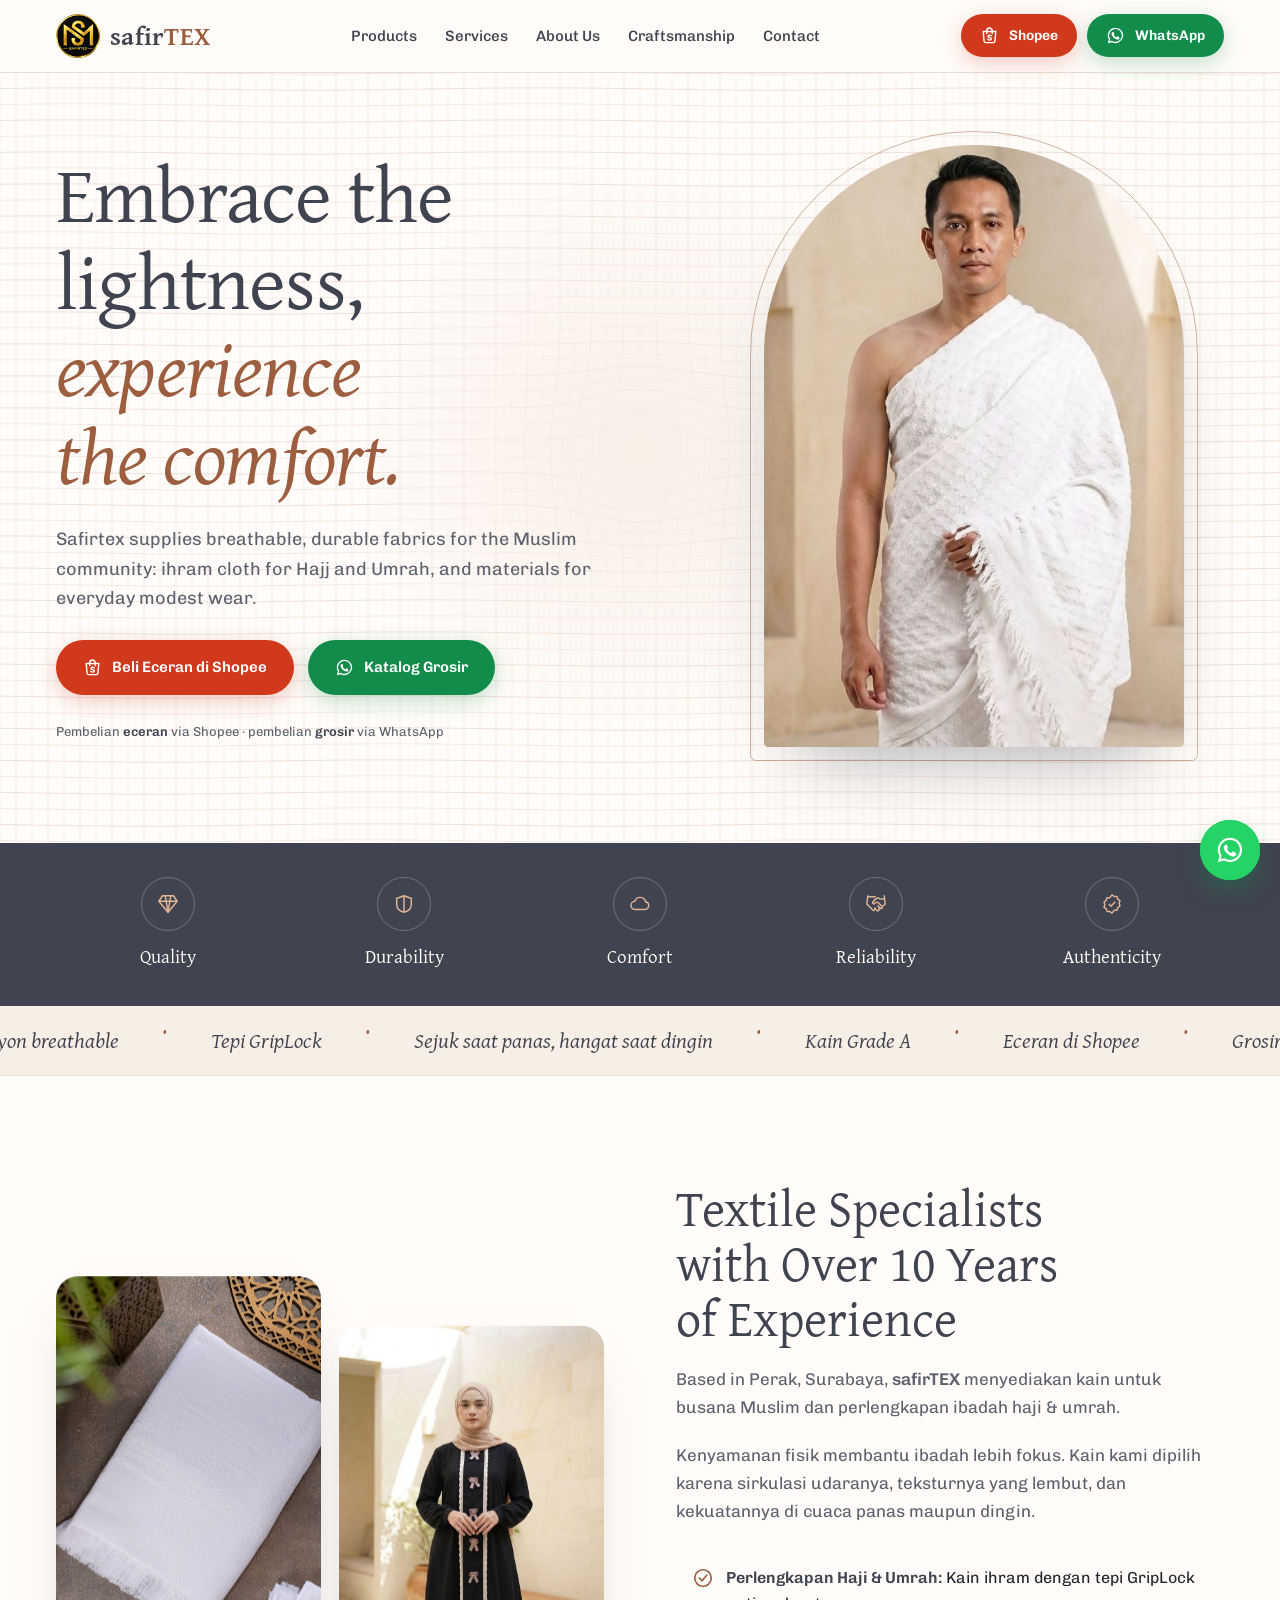
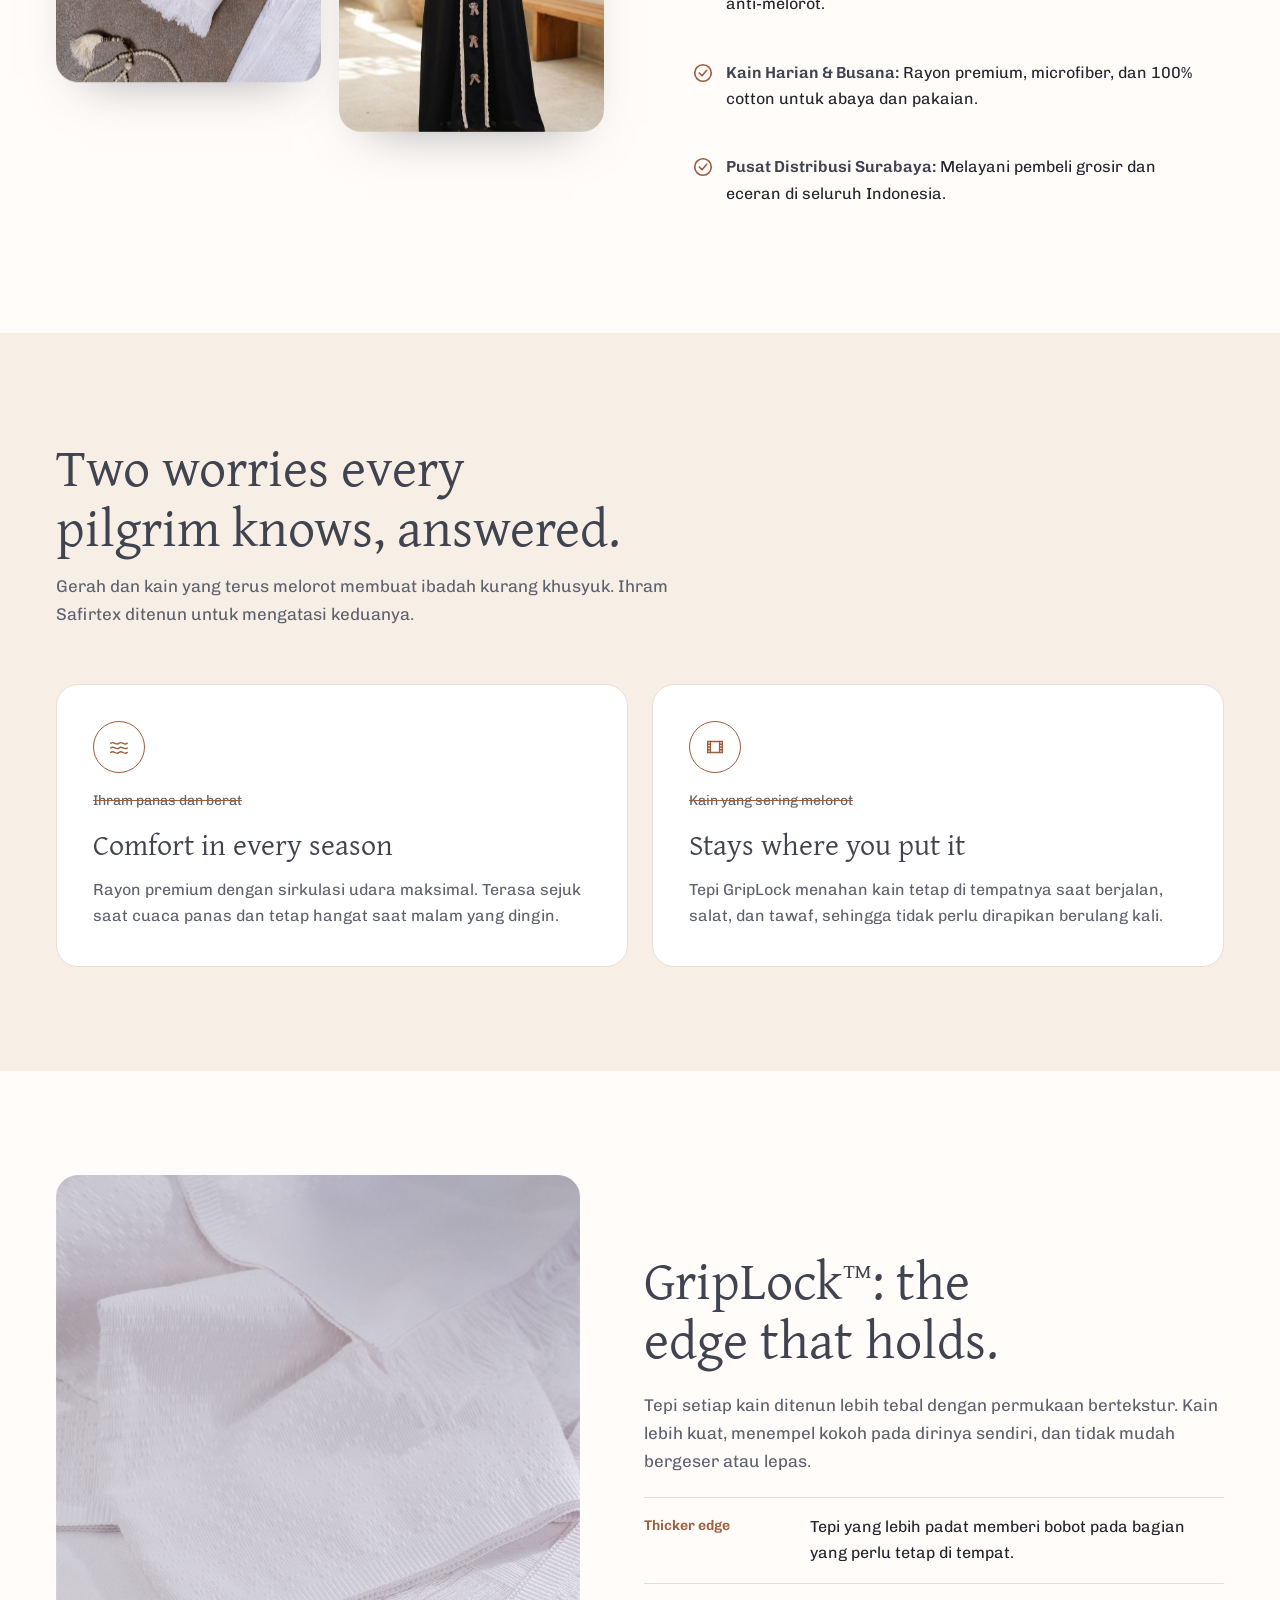
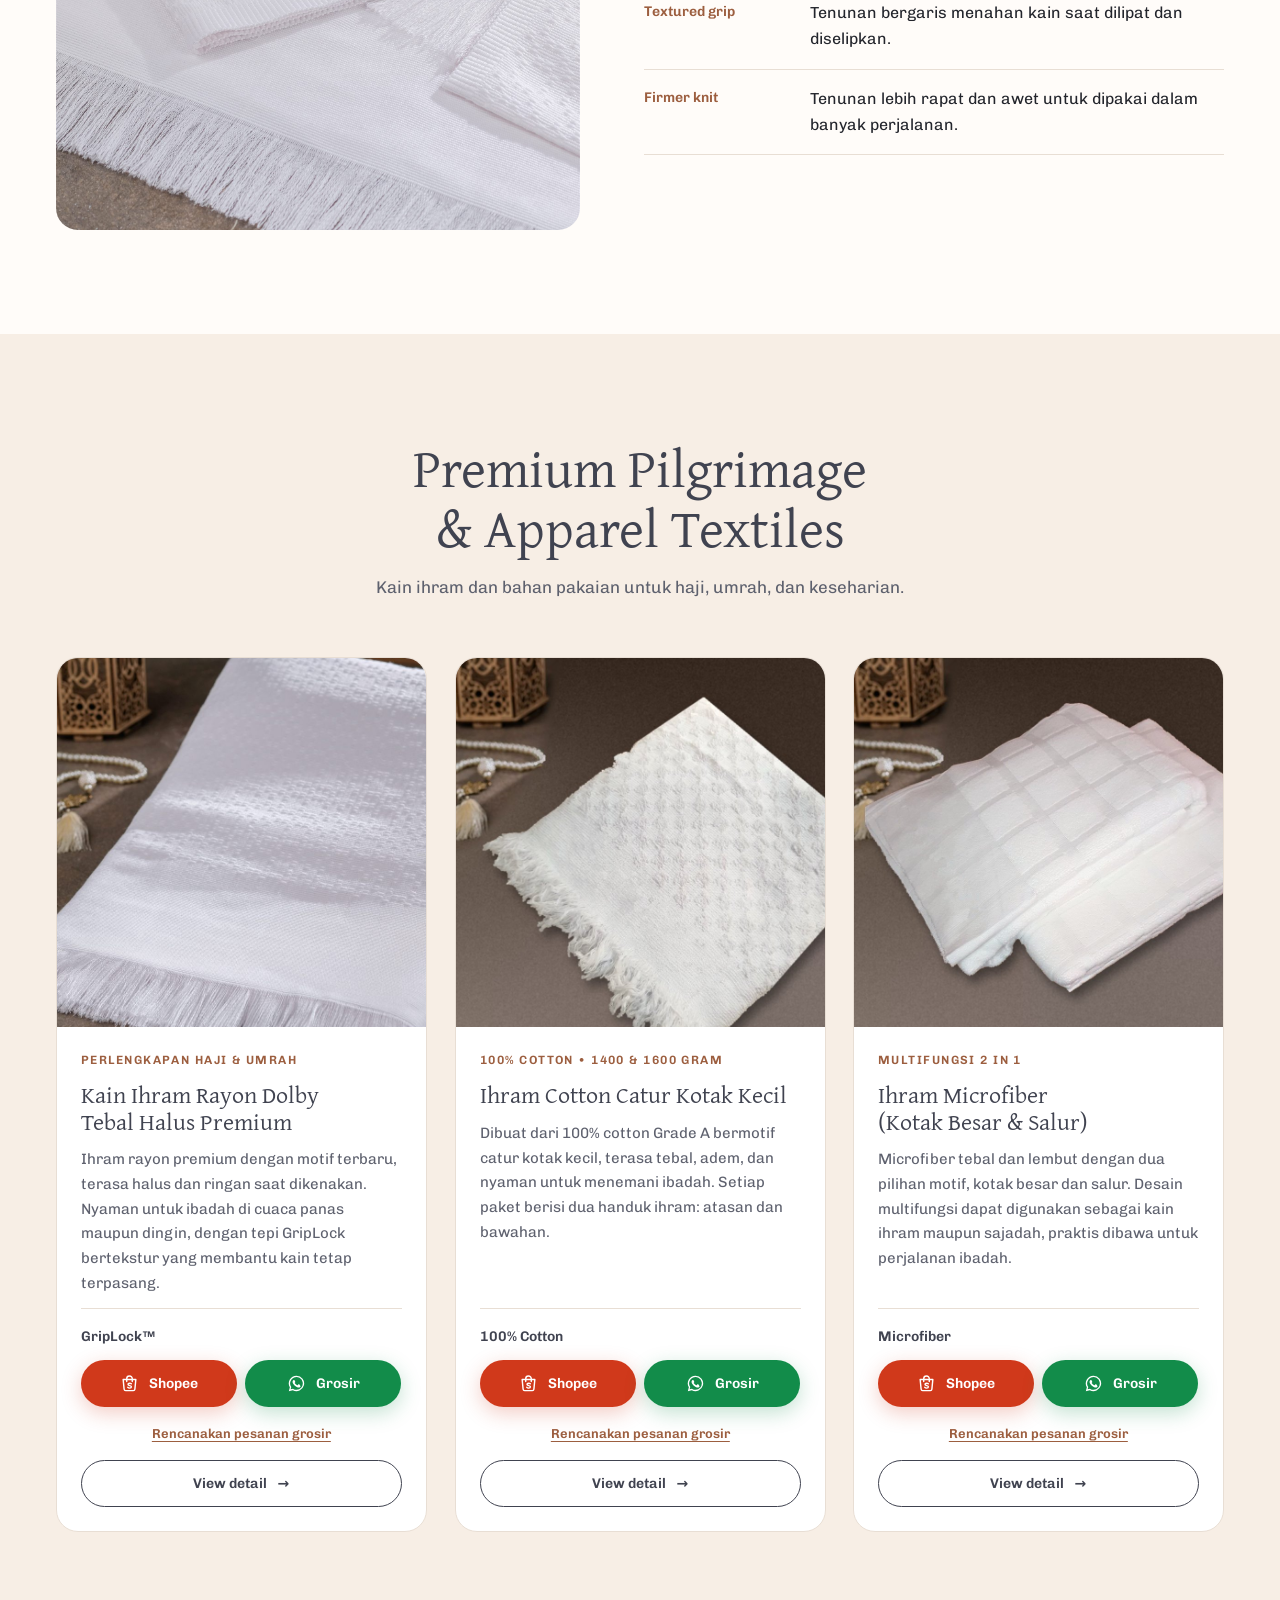
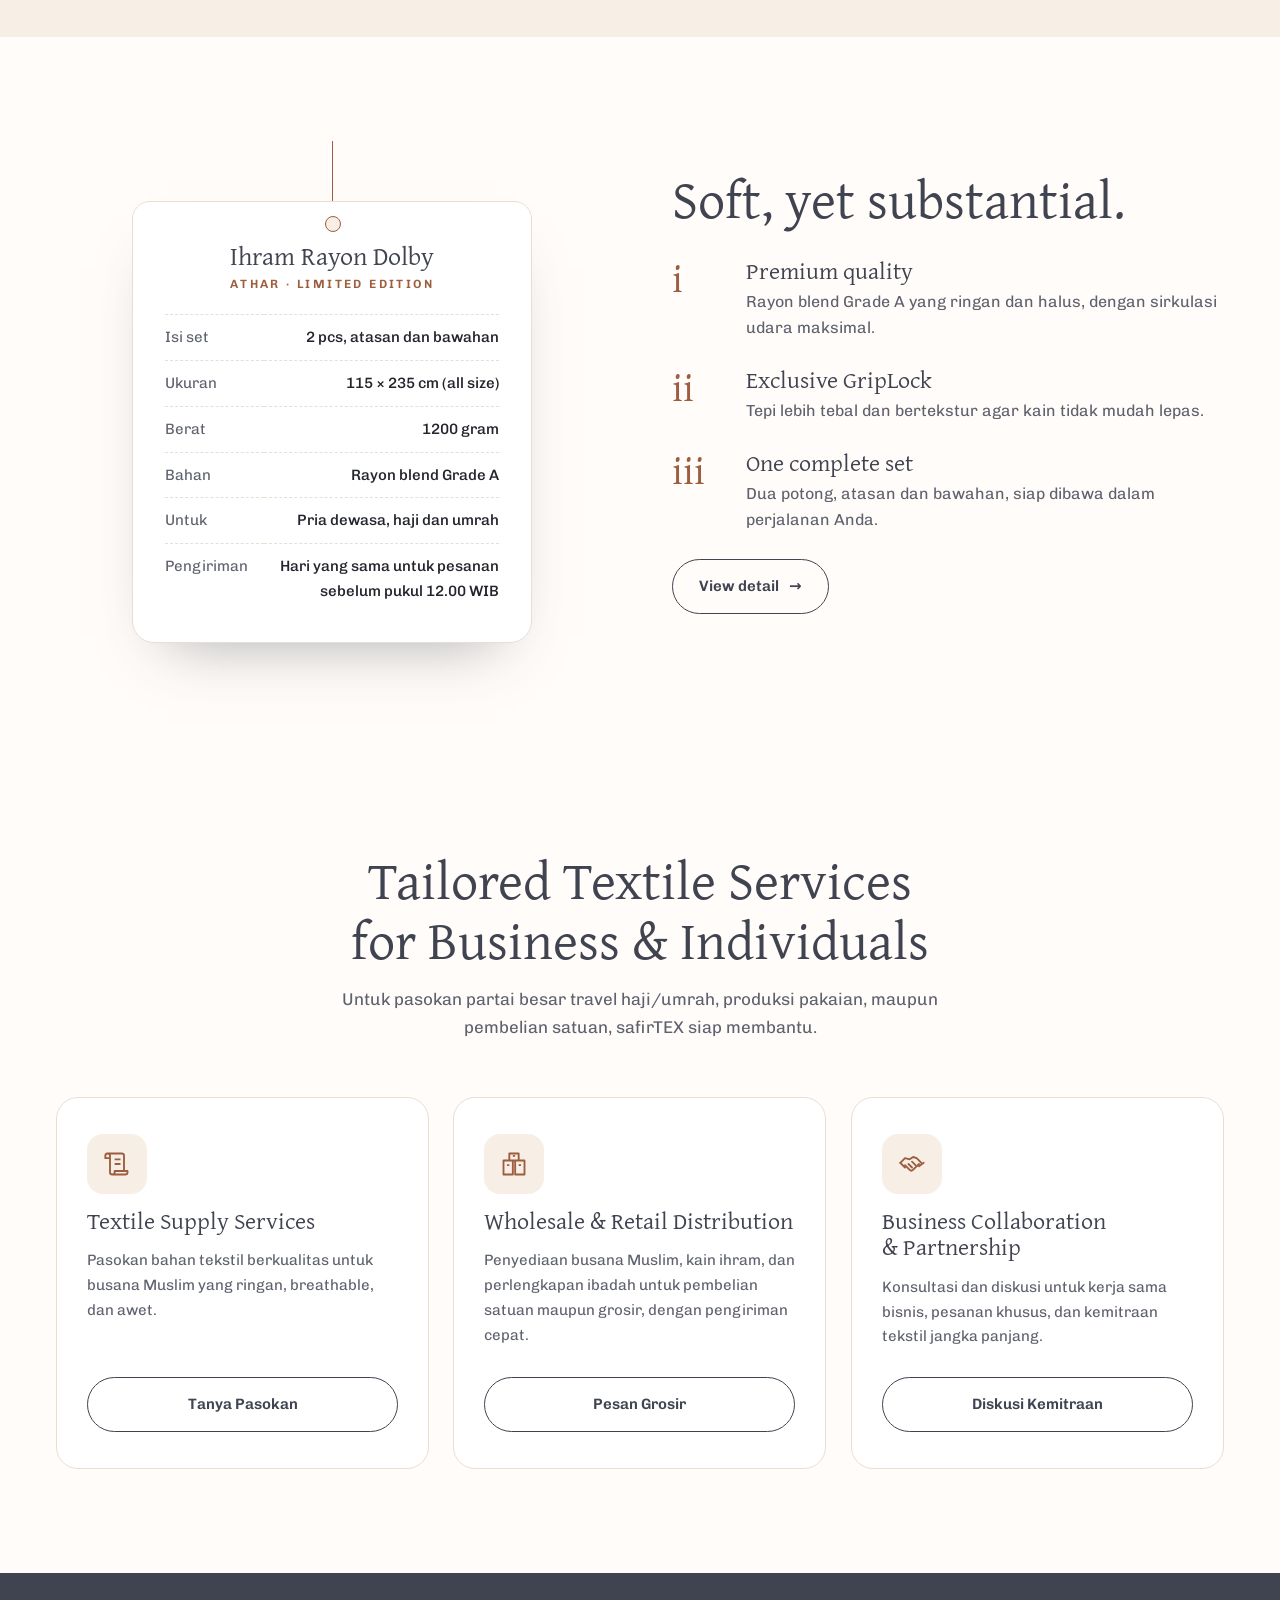
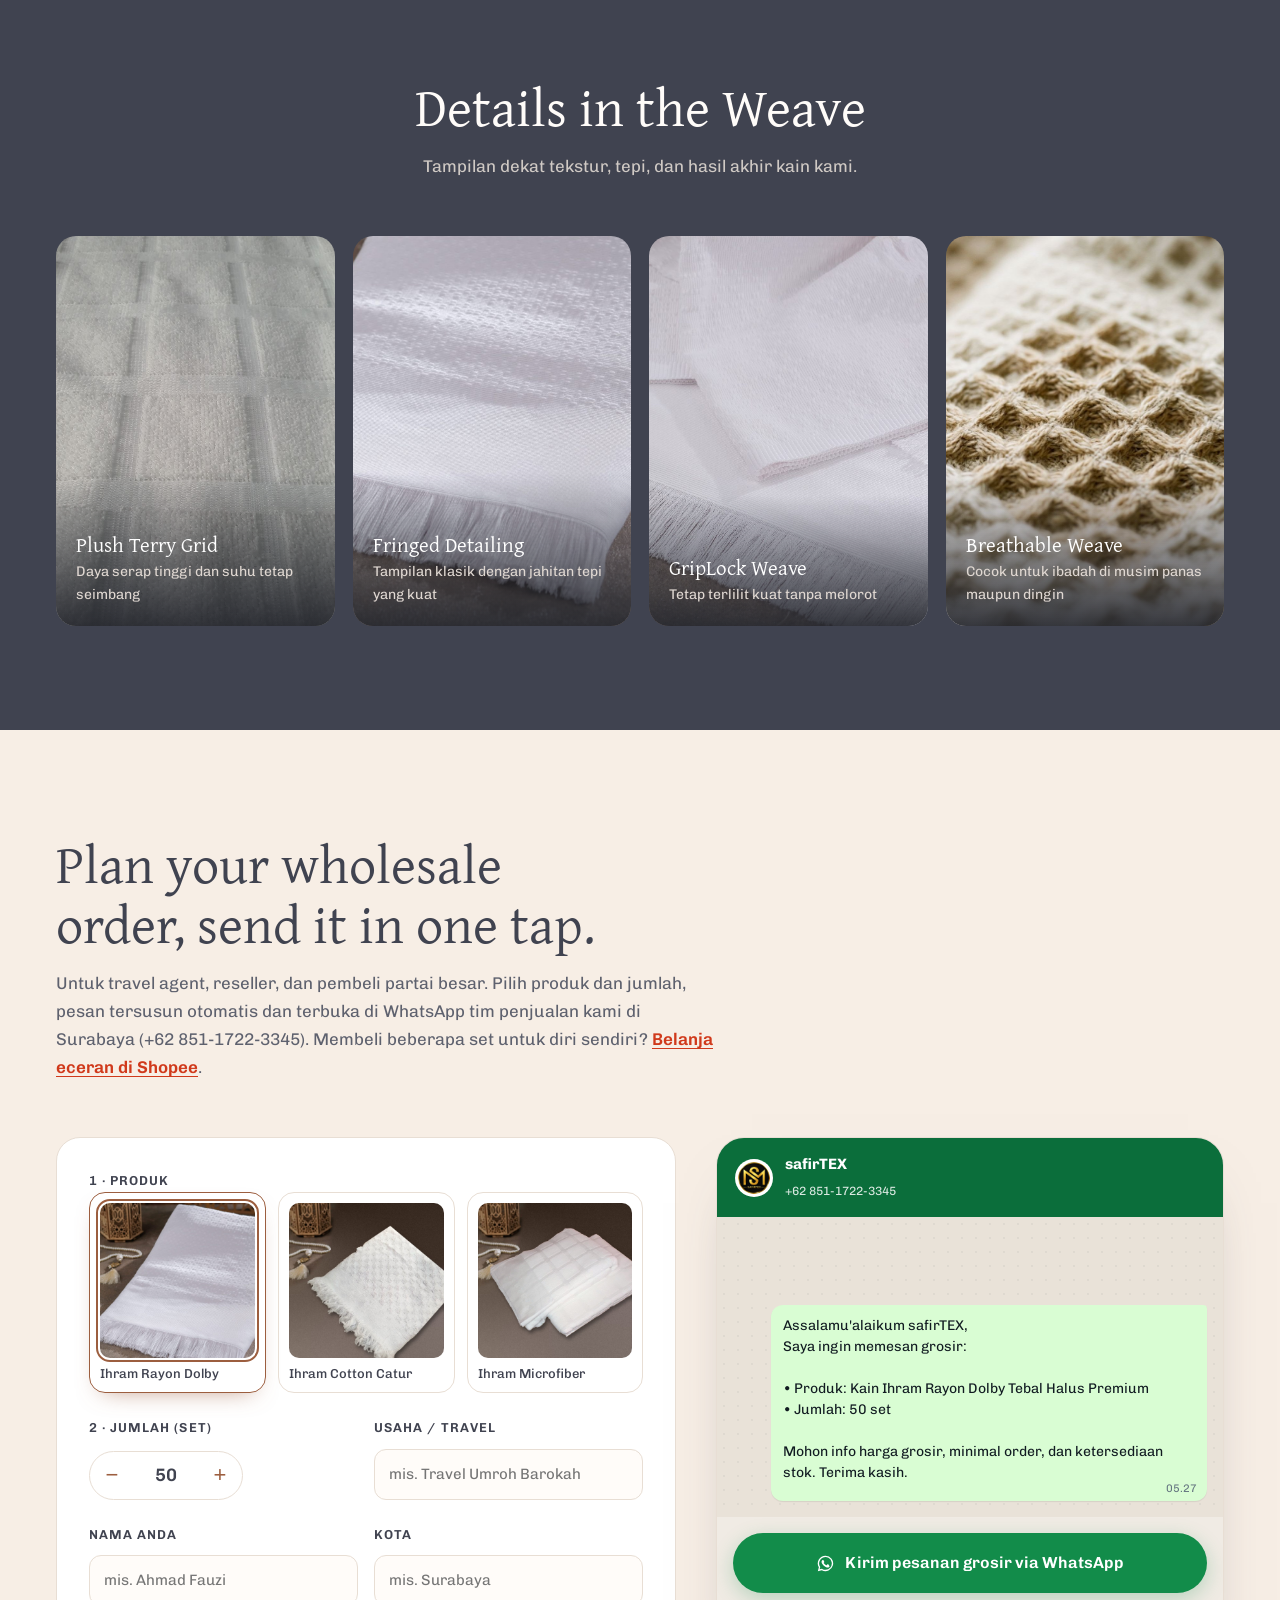
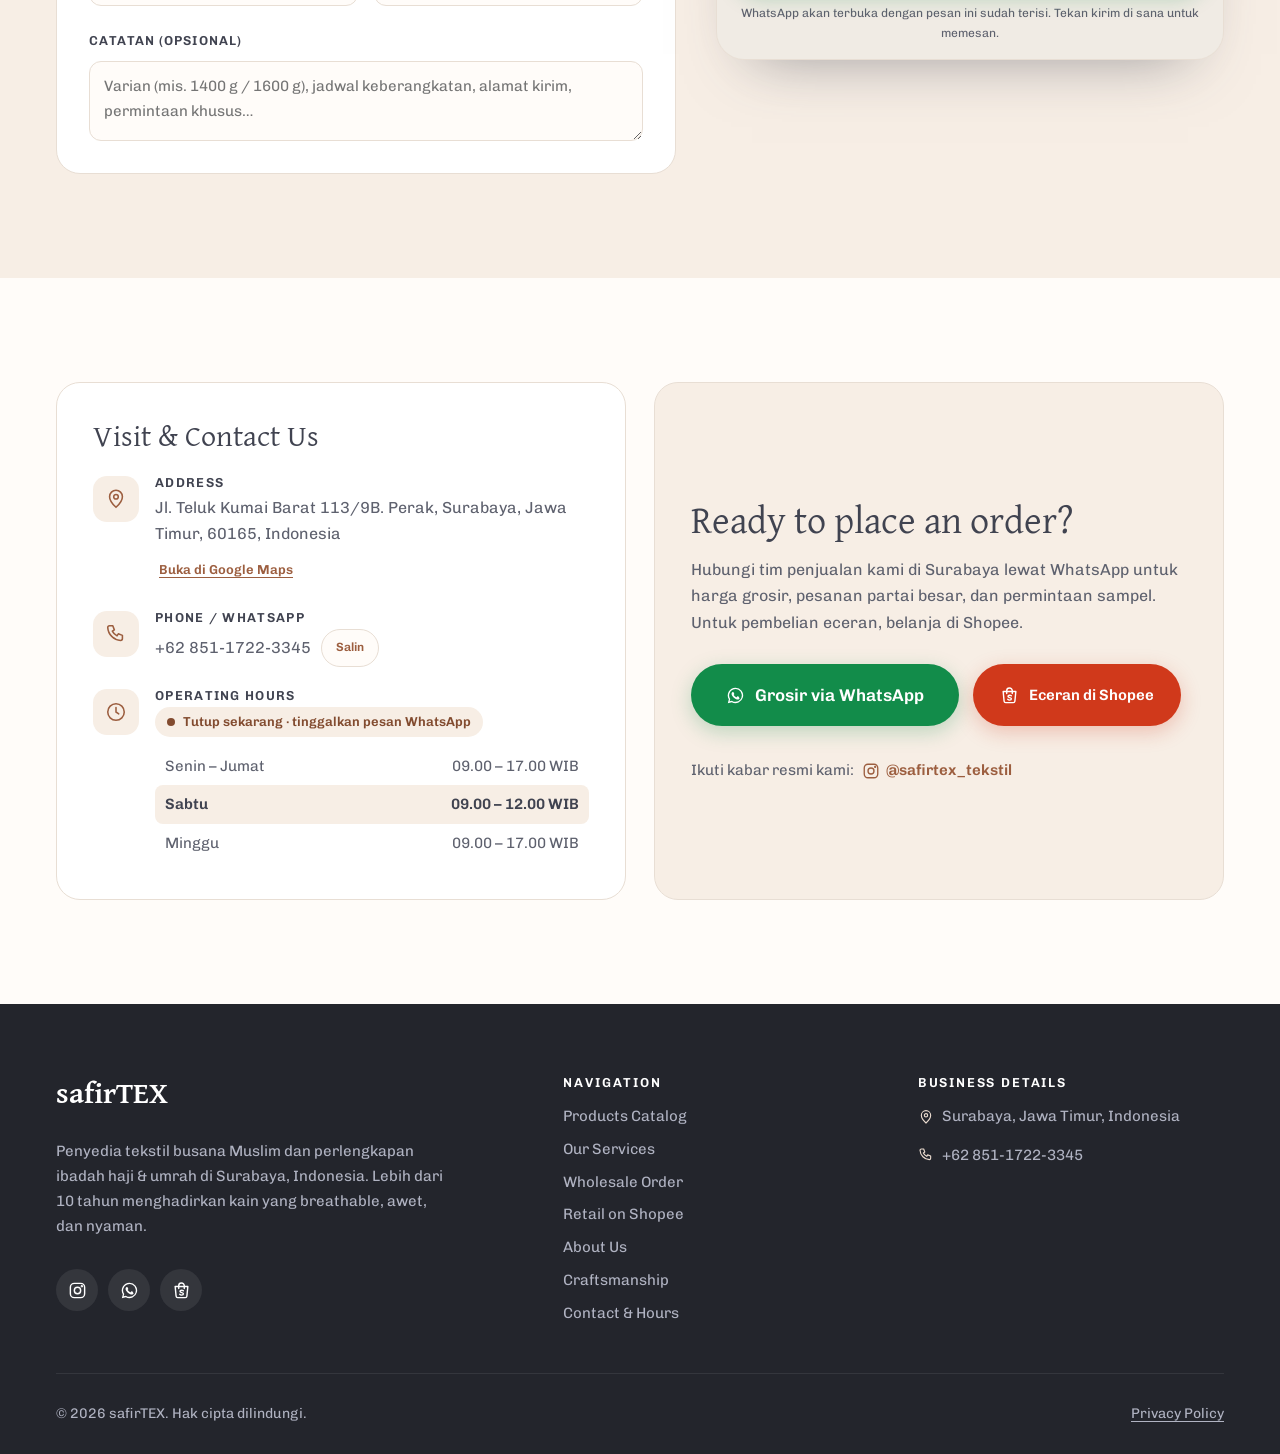
<file: index.html>
<!doctype html><html lang="en"><head><meta charset="utf-8"><meta name=viewport content="width=device-width,initial-scale=1,viewport-fit=cover"><style>:root{color-scheme:light;box-sizing:border-box;padding-top:env(safe-area-inset-top,0px);padding-bottom:env(safe-area-inset-bottom,0px)}html{scroll-padding-top:env(safe-area-inset-top,0px)}body{margin:0;padding:0;font:14px -apple-system,BlinkMacSystemFont,sans-serif;background:#fff;color:#000}img{max-width:100%}[hidden]:not([hidden=until-found i]){display:none!important}</style>
<title>safirTEX | Kain Ihram &amp; Tekstil Muslim, Surabaya</title>
<meta name="description" content="Surabaya-based textile provider with over 10 years of experience specializing in Muslim fashion, Ihram cloths, abayas, and Hajj & Umrah pilgrimage essentials.">
<link rel="canonical" href="https://safirtex.id/">
<link rel="icon" href="logo-emblem.png">
<meta name="theme-color" content="#FFFCF9">
<meta property="og:type" content="website">
<meta property="og:site_name" content="safirTEX">
<meta property="og:title" content="safirTEX | Kain Ihram &amp; Tekstil Muslim, Surabaya">
<meta property="og:description" content="Breathable ihram cloth and Muslim apparel fabrics from Surabaya. Retail on Shopee, wholesale on WhatsApp.">
<meta property="og:url" content="https://safirtex.id/">
<meta property="og:image" content="https://safirtex.id/hero-man.jpg">
<link rel="preconnect" href="https://fonts.googleapis.com">
<link rel="preconnect" href="https://fonts.gstatic.com" crossorigin>
<link rel="stylesheet" href="https://fonts.googleapis.com/css2?family=Gentium+Plus:ital,wght@0,400;0,700;1,400&family=Chivo:wght@300;400;500;600;700&display=swap">
<link rel="stylesheet" href="style.css">

</head><body>
<svg width="0" height="0" style="position:absolute" aria-hidden="true">
  <defs>
    <symbol id="i-wa" viewBox="0 0 24 24"><path fill="currentColor" d="M12 2.2A9.7 9.7 0 0 0 3.6 16.8L2.3 21.7l5-1.3A9.7 9.7 0 1 0 12 2.2Zm0 17.7a8 8 0 0 1-4.1-1.1l-.3-.2-3 .8.8-2.9-.2-.3A8 8 0 1 1 12 19.9Zm4.4-6c-.2-.1-1.4-.7-1.7-.8-.2-.1-.4-.1-.5.1l-.8 1c-.1.2-.3.2-.5.1a6.5 6.5 0 0 1-3.2-2.8c-.2-.4.2-.4.7-1.2.1-.2 0-.3 0-.4l-.8-1.8c-.2-.5-.4-.4-.5-.4h-.5a.9.9 0 0 0-.7.3 2.8 2.8 0 0 0-.9 2.1 4.9 4.9 0 0 0 1 2.6 11.2 11.2 0 0 0 4.3 3.8c1.6.7 2.2.7 3 .6.5-.1 1.4-.6 1.6-1.1.2-.6.2-1 .1-1.1l-.6-.2Z"/></symbol>
    <symbol id="i-ig" viewBox="0 0 24 24"><g fill="none" stroke="currentColor" stroke-width="1.8"><rect x="3" y="3" width="18" height="18" rx="5"/><circle cx="12" cy="12" r="4"/><circle cx="17.5" cy="6.5" r=".6" fill="currentColor"/></g></symbol>
    <symbol id="i-globe" viewBox="0 0 24 24"><g fill="none" stroke="currentColor" stroke-width="1.6"><circle cx="12" cy="12" r="9"/><path d="M3 12h18M12 3c2.5 2.6 3.8 5.6 3.8 9s-1.3 6.4-3.8 9c-2.5-2.6-3.8-5.6-3.8-9S9.5 5.6 12 3Z"/></g></symbol>
    <symbol id="i-award" viewBox="0 0 24 24"><g fill="none" stroke="currentColor" stroke-width="1.7" stroke-linejoin="round"><circle cx="12" cy="9" r="6"/><path d="m8.5 14-1.5 7 5-2.5 5 2.5-1.5-7"/></g></symbol>
    <symbol id="i-gem" viewBox="0 0 24 24"><g fill="none" stroke="currentColor" stroke-width="1.6" stroke-linejoin="round"><path d="M6 3h12l4 6-10 12L2 9l4-6Z"/><path d="M2 9h20M9 3l3 18 3-18"/></g></symbol>
    <symbol id="i-shield" viewBox="0 0 24 24"><g fill="none" stroke="currentColor" stroke-width="1.6" stroke-linejoin="round"><path d="M12 3 4 6v6c0 5 3.4 8 8 9 4.6-1 8-4 8-9V6l-8-3Z"/><path d="M12 3v18"/></g></symbol>
    <symbol id="i-cloud" viewBox="0 0 24 24"><path fill="none" stroke="currentColor" stroke-width="1.6" stroke-linejoin="round" d="M7 18a4.5 4.5 0 0 1-.6-9A6 6 0 0 1 18 9.5 4.3 4.3 0 0 1 17.5 18H7Z"/></symbol>
    <symbol id="i-hands" viewBox="0 0 24 24"><g fill="none" stroke="currentColor" stroke-width="1.6" stroke-linecap="round" stroke-linejoin="round"><path d="m11 17 2 2a1.4 1.4 0 0 0 2-2"/><path d="m14 14 2.5 2.5a1.4 1.4 0 0 0 2-2l-3.9-3.9a2.1 2.1 0 0 0-3 0l-.9.9a1.4 1.4 0 0 1-2-2l2.8-2.8a3.8 3.8 0 0 1 4.4-.6l.5.3a3 3 0 0 0 2 .3L21 6"/><path d="m21 3 1 9-2 2M3 3 2 12l6.5 6.5a1.4 1.4 0 0 0 2-2M3 4h8"/></g></symbol>
    <symbol id="i-cert" viewBox="0 0 24 24"><g fill="none" stroke="currentColor" stroke-width="1.6" stroke-linejoin="round"><path d="m12 2 2.4 1.8 3 .1.9 2.8 2.4 1.8-.9 2.9.9 2.8-2.4 1.8-.9 2.8-3 .1L12 22l-2.4-1.8-3-.1-.9-2.8-2.4-1.8.9-2.9-.9-2.8 2.4-1.8.9-2.8 3-.1L12 2Z"/><path d="m8.5 12 2.4 2.4 4.6-4.8"/></g></symbol>
    <symbol id="i-scroll" viewBox="0 0 24 24"><g fill="none" stroke="currentColor" stroke-width="1.6" stroke-linejoin="round"><path d="M8 21h11a2 2 0 0 0 2-2v-1H10v1a2 2 0 0 1-4 0V5a2 2 0 0 0-2-2h12a2 2 0 0 1 2 2v13"/><path d="M4 3a2 2 0 0 0-2 2v2h4M10 8h5M10 12h5"/></g></symbol>
    <symbol id="i-boxes" viewBox="0 0 24 24"><g fill="none" stroke="currentColor" stroke-width="1.6" stroke-linejoin="round"><path d="M3 9h8v12H3zM13 9h8v12h-8zM8 3h8v6H8z"/><path d="M6 13h2M16 13h2M11 5h2"/></g></symbol>
    <symbol id="i-handshake" viewBox="0 0 24 24"><g fill="none" stroke="currentColor" stroke-width="1.6" stroke-linecap="round" stroke-linejoin="round"><path d="M2 11 6 7l4 1 3-2 3 1 4 4"/><path d="m6 13 4 4c.8.8 2 .8 2.8 0L18 12"/><path d="m9 12 3 3M12 10l3 3M2 11l4 4M22 11l-4 3"/></g></symbol>
    <symbol id="i-pin" viewBox="0 0 24 24"><g fill="none" stroke="currentColor" stroke-width="1.7"><path d="M12 21s-7-6.2-7-11.5a7 7 0 0 1 14 0C19 14.8 12 21 12 21Z"/><circle cx="12" cy="9.5" r="2.5"/></g></symbol>
    <symbol id="i-phone" viewBox="0 0 24 24"><path fill="none" stroke="currentColor" stroke-width="1.7" stroke-linejoin="round" d="M5 3h3.5l1.7 4.5-2.2 1.4a11 11 0 0 0 5.1 5.1l1.4-2.2L19 13.5V17a2 2 0 0 1-2 2A15 15 0 0 1 3 5a2 2 0 0 1 2-2Z"/></symbol>
    <symbol id="i-clock" viewBox="0 0 24 24"><g fill="none" stroke="currentColor" stroke-width="1.7" stroke-linecap="round"><circle cx="12" cy="12" r="9"/><path d="M12 7v5l3 2"/></g></symbol>
    <symbol id="i-check" viewBox="0 0 24 24"><g fill="none" stroke="currentColor" stroke-width="1.8" stroke-linecap="round" stroke-linejoin="round"><circle cx="12" cy="12" r="9"/><path d="m8 12 3 3 5-6"/></g></symbol>
    <symbol id="i-feather" viewBox="0 0 24 24"><g fill="none" stroke="currentColor" stroke-width="1.7" stroke-linecap="round" stroke-linejoin="round"><path d="M20 4c-6 0-12 4-12 11v5"/><path d="M8 15c5 0 9-3 11-8M8 11h6"/><path d="M20 4c0 7-4 13-12 13"/></g></symbol>
    <symbol id="i-waves" viewBox="0 0 24 24"><path fill="none" stroke="currentColor" stroke-width="1.5" stroke-linecap="round" d="M3 8c3-3 6 3 9 0s6 3 9 0M3 13c3-3 6 3 9 0s6 3 9 0M3 18c3-3 6 3 9 0s6 3 9 0"/></symbol>
    <symbol id="i-grip" viewBox="0 0 24 24"><g fill="none" stroke="currentColor" stroke-width="1.5" stroke-linecap="round"><path d="M4 6h16v12H4z"/><path d="M7 6v12M17 6v12M4 9h3M4 12h3M4 15h3M17 9h3M17 12h3M17 15h3"/></g></symbol>
    <symbol id="i-bag" viewBox="0 0 24 24"><g fill="none" stroke="currentColor" stroke-width="1.8" stroke-linecap="round" stroke-linejoin="round"><path d="M4 7h16l-1.2 12.2a2 2 0 0 1-2 1.8H7.2a2 2 0 0 1-2-1.8L4 7Z"/><path d="M8.5 9.5V6a3.5 3.5 0 0 1 7 0v3.5"/><path d="M14.3 12.4c-.5-.5-1.3-.8-2.2-.8-1.2 0-2 .6-2 1.5 0 2 4.3 1.1 4.3 3.1 0 .9-.9 1.6-2.2 1.6-1 0-1.9-.4-2.4-1"/></g></symbol>
    <symbol id="i-menu" viewBox="0 0 24 24"><path fill="none" stroke="currentColor" stroke-width="1.8" stroke-linecap="round" d="M4 7h16M4 12h16M4 17h16"/></symbol>
  </defs>
</svg>

<div class="cursor" aria-hidden="true"><span></span></div>
<div class="cursor-dot" aria-hidden="true"></div>
<div class="progress" aria-hidden="true"><i></i></div>

<header class="header">
  <div class="wrap">
    <a href="#top" class="logo-link" data-cursor="Beranda">
      <img src="logo-emblem.png" alt="Logo safirTEX">
      <span class="logo-text">safir<b>TEX</b></span>
    </a>
    <ul class="nav-menu" id="navMenu">
      <li><a href="#products">Products</a></li>
      <li><a href="#services">Services</a></li>
      <li><a href="#about">About Us</a></li>
      <li><a href="#craftsmanship">Craftsmanship</a></li>
      <li><a href="#contact">Contact</a></li>
    </ul>
    <div class="header-actions">
      <a href="https://shopee.co.id/safirtex" target="_blank" rel="noopener" class="btn btn-shopee btn-sm magnetic" data-cursor="Belanja" data-shop>
        <svg class="ico"><use href="#i-bag"/></svg> Shopee
      </a>
      <a href="https://wa.me/6285117223345" id="hdrWa" target="_blank" rel="noopener" class="btn btn-wa btn-sm magnetic" data-cursor="Buka" data-wa>
        <svg class="ico"><use href="#i-wa"/></svg> WhatsApp
      </a>
      <button class="menu-btn" id="menuBtn" aria-label="Buka menu" aria-expanded="false" aria-controls="navMenu"><svg class="ico"><use href="#i-menu"/></svg></button>
    </div>
  </div>
</header>

<main>
  <!-- Hero -->
  <section class="hero" id="top">
    <canvas id="weave" aria-hidden="true"></canvas>
    <div class="glow" aria-hidden="true"></div>
    <div class="wrap">
      <div class="hero-copy">
        <h1 id="heroTitle">Embrace the lightness, <em>experience the comfort.</em></h1>
        <p class="lede">Safirtex supplies breathable, durable fabrics for the Muslim community: ihram cloth for Hajj and Umrah, and materials for everyday modest wear.</p>
        <div class="hero-actions">
          <a href="https://shopee.co.id/safirtex" target="_blank" rel="noopener" class="btn btn-shopee magnetic" data-cursor="Belanja" data-shop>
            <svg class="ico"><use href="#i-bag"/></svg> Beli Eceran di Shopee
          </a>
          <a href="https://wa.me/c/6285117223345" target="_blank" rel="noopener" class="btn btn-wa magnetic" data-cursor="Buka" data-wa>
            <svg class="ico"><use href="#i-wa"/></svg> Katalog Grosir
          </a>
        </div>
        <p class="buy-note">Pembelian <b>eceran</b> via Shopee · pembelian <b>grosir</b> via WhatsApp</p>
      </div>
      <div class="arch-stage" id="archStage">
        <div class="arch-frame" data-depth="-14"></div>
        <div class="arch" id="arch">
          <img src="hero-man.jpg" alt="Man wearing white textured Ihram garment by safirTEX" data-depth="18">
        </div>
      </div>
    </div>
  </section>

  <!-- Core values -->
  <section class="values-bar" aria-label="Core values">
    <div class="wrap">
      <div class="values-grid" id="dock">
        <div class="value-item"><div class="value-icon"><svg class="ico"><use href="#i-gem"/></svg></div><div class="value-title">Quality</div></div>
        <div class="value-item"><div class="value-icon"><svg class="ico"><use href="#i-shield"/></svg></div><div class="value-title">Durability</div></div>
        <div class="value-item"><div class="value-icon"><svg class="ico"><use href="#i-cloud"/></svg></div><div class="value-title">Comfort</div></div>
        <div class="value-item"><div class="value-icon"><svg class="ico"><use href="#i-hands"/></svg></div><div class="value-title">Reliability</div></div>
        <div class="value-item"><div class="value-icon"><svg class="ico"><use href="#i-cert"/></svg></div><div class="value-title">Authenticity</div></div>
      </div>
    </div>
  </section>

  <div class="marquee" aria-hidden="true">
    <div class="marquee-track" id="marquee">
      <span>Rayon breathable</span><i>•</i><span>Tepi GripLock</span><i>•</i><span>Sejuk saat panas, hangat saat dingin</span><i>•</i><span>Kain Grade A</span><i>•</i><span>Eceran di Shopee</span><i>•</i><span>Grosir di WhatsApp</span><i>•</i>
      <span>Rayon breathable</span><i>•</i><span>Tepi GripLock</span><i>•</i><span>Sejuk saat panas, hangat saat dingin</span><i>•</i><span>Kain Grade A</span><i>•</i><span>Eceran di Shopee</span><i>•</i><span>Grosir di WhatsApp</span><i>•</i>
    </div>
  </div>

  <!-- About -->
  <section id="about" class="section about">
    <div class="wrap about-grid">
      <div class="about-images" id="aboutImages">
        <div class="about-img-box" data-depth="14"><img src="about-folded.jpg" alt="Folded white ihram fabric with fringes and dried botanicals"></div>
        <div class="about-img-box" data-depth="-14"><img src="about-abaya.jpg" alt="Woman wearing elegant black abaya and beige hijab"></div>
      </div>
      <div class="about-content">
        <h2>Textile Specialists with Over 10 Years of Experience</h2>
        <p>Based in Perak, Surabaya, <strong>safirTEX</strong> menyediakan kain untuk busana Muslim dan perlengkapan ibadah haji &amp; umrah.</p>
        <p>Kenyamanan fisik membantu ibadah lebih fokus. Kain kami dipilih karena sirkulasi udaranya, teksturnya yang lembut, dan kekuatannya di cuaca panas maupun dingin.</p>
        <ul class="about-feature-list">
          <li class="about-feature-item"><svg class="ico"><use href="#i-check"/></svg><span><strong>Perlengkapan Haji &amp; Umrah:</strong> Kain ihram dengan tepi GripLock anti-melorot.</span></li>
          <li class="about-feature-item"><svg class="ico"><use href="#i-check"/></svg><span><strong>Kain Harian &amp; Busana:</strong> Rayon premium, microfiber, dan 100% cotton untuk abaya dan pakaian.</span></li>
          <li class="about-feature-item"><svg class="ico"><use href="#i-check"/></svg><span><strong>Pusat Distribusi Surabaya:</strong> Melayani pembeli grosir dan eceran di seluruh Indonesia.</span></li>
        </ul>
      </div>
    </div>
  </section>

  <!-- Comfort -->
  <section class="section comfort" id="comfort">
    <div class="wrap">
      <div class="section-head">
        <h2>Two worries every pilgrim knows, answered.</h2>
        <p>Gerah dan kain yang terus melorot membuat ibadah kurang khusyuk. Ihram Safirtex ditenun untuk mengatasi keduanya.</p>
      </div>
      <div class="pairs">
        <article class="pair tilt">
          <div class="shine"></div>
          <div class="bi"><svg class="ico"><use href="#i-waves"/></svg></div>
          <span class="was">Ihram panas dan berat</span>
          <h3>Comfort in every season</h3>
          <p>Rayon premium dengan sirkulasi udara maksimal. Terasa sejuk saat cuaca panas dan tetap hangat saat malam yang dingin.</p>
        </article>
        <article class="pair tilt">
          <div class="shine"></div>
          <div class="bi"><svg class="ico"><use href="#i-grip"/></svg></div>
          <span class="was">Kain yang sering melorot</span>
          <h3>Stays where you put it</h3>
          <p>Tepi GripLock menahan kain tetap di tempatnya saat berjalan, salat, dan tawaf, sehingga tidak perlu dirapikan berulang kali.</p>
        </article>
      </div>
    </div>
  </section>

  <!-- GripLock -->
  <section class="section grip" id="griplock">
    <div class="wrap">
      <div class="loupe" id="loupe" data-cursor="Zoom">
        <img src="closeup.jpg" alt="Close-up of the woven rayon and fringed GripLock edge of the Safirtex ihram">
        <div class="lens" aria-hidden="true"></div>
      </div>
      <div class="grip-copy">
        <h2>GripLock™: the edge that holds.</h2>
        <p>Tepi setiap kain ditenun lebih tebal dengan permukaan bertekstur. Kain lebih kuat, menempel kokoh pada dirinya sendiri, dan tidak mudah bergeser atau lepas.</p>
        <dl class="grip-points">
          <div><dt>Thicker edge</dt><dd>Tepi yang lebih padat memberi bobot pada bagian yang perlu tetap di tempat.</dd></div>
          <div><dt>Textured grip</dt><dd>Tenunan bergaris menahan kain saat dilipat dan diselipkan.</dd></div>
          <div><dt>Firmer knit</dt><dd>Tenunan lebih rapat dan awet untuk dipakai dalam banyak perjalanan.</dd></div>
        </dl>
      </div>
    </div>
  </section>

  <!-- Products -->
  <section id="products" class="section products">
    <div class="wrap">
      <div class="section-head center">
        <h2>Premium Pilgrimage &amp; Apparel Textiles</h2>
        <p>Kain ihram dan bahan pakaian untuk haji, umrah, dan keseharian.</p>
      </div>
      <div class="products-grid">
        <article class="product-card tilt" data-product="dolby" data-href="produk.html?p=dolby" data-cursor="Lihat">
          <div class="shine"></div>
          <a class="product-img-wrapper" href="produk.html?p=dolby" tabindex="-1" aria-hidden="true"><img src="prod-dolby.jpg" alt="Ihram Rayon Dolby Tebal Halus Premium"></a>
          <div class="product-content">
            <span class="product-tag">Perlengkapan Haji &amp; Umrah</span>
            <h3 class="product-title"><a href="produk.html?p=dolby">Kain Ihram Rayon Dolby Tebal Halus Premium</a></h3>
            <p class="product-desc">Ihram rayon premium dengan motif terbaru, terasa halus dan ringan saat dikenakan. Nyaman untuk ibadah di cuaca panas maupun dingin, dengan tepi GripLock bertekstur yang membantu kain tetap terpasang.</p>
            <div class="product-footer">
              <span>GripLock™</span>
              <div class="product-links">
                <a href="https://id.shp.ee/1NDUzrKQ?share_channel_code=1" target="_blank" rel="noopener" class="btn btn-shopee btn-sm magnetic" data-cursor="Belanja" data-shop><svg class="ico"><use href="#i-bag"/></svg> Shopee</a>
                <a href="https://wa.me/6285117223345" target="_blank" rel="noopener" class="btn btn-wa btn-sm magnetic" data-order="dolby" data-cursor="Pesan" data-wa><svg class="ico"><use href="#i-wa"/></svg> Grosir</a>
                <small><button class="link-btn" data-customize="dolby">Rencanakan pesanan grosir</button></small>
                <a href="produk.html?p=dolby" class="btn btn-secondary btn-sm view-btn">View detail <span class="arr">→</span></a>
              </div>
            </div>
          </div>
        </article>
        <article class="product-card tilt" data-product="catur" data-href="produk.html?p=cotton" data-cursor="Lihat">
          <div class="shine"></div>
          <a class="product-img-wrapper" href="produk.html?p=cotton" tabindex="-1" aria-hidden="true"><img src="prod-catur.jpg" alt="Ihram Cotton Catur Kotak Kecil"></a>
          <div class="product-content">
            <span class="product-tag">100% Cotton • 1400 &amp; 1600 gram</span>
            <h3 class="product-title"><a href="produk.html?p=cotton">Ihram Cotton Catur Kotak Kecil</a></h3>
            <p class="product-desc">Dibuat dari 100% cotton Grade A bermotif catur kotak kecil, terasa tebal, adem, dan nyaman untuk menemani ibadah. Setiap paket berisi dua handuk ihram: atasan dan bawahan.</p>
            <div class="product-footer">
              <span>100% Cotton</span>
              <div class="product-links">
                <a href="https://shopee.co.id/safirtex" target="_blank" rel="noopener" class="btn btn-shopee btn-sm magnetic" data-cursor="Belanja" data-shop><svg class="ico"><use href="#i-bag"/></svg> Shopee</a>
                <a href="https://wa.me/6285117223345" target="_blank" rel="noopener" class="btn btn-wa btn-sm magnetic" data-order="catur" data-cursor="Pesan" data-wa><svg class="ico"><use href="#i-wa"/></svg> Grosir</a>
                <small><button class="link-btn" data-customize="catur">Rencanakan pesanan grosir</button></small>
                <a href="produk.html?p=cotton" class="btn btn-secondary btn-sm view-btn">View detail <span class="arr">→</span></a>
              </div>
            </div>
          </div>
        </article>
        <article class="product-card tilt" data-product="mikro" data-href="produk.html?p=microfiber" data-cursor="Lihat">
          <div class="shine"></div>
          <a class="product-img-wrapper" href="produk.html?p=microfiber" tabindex="-1" aria-hidden="true"><img src="prod-mikro.jpg" alt="Ihram Microfiber Kotak Besar dan Salur"></a>
          <div class="product-content">
            <span class="product-tag">Multifungsi 2 in 1</span>
            <h3 class="product-title"><a href="produk.html?p=microfiber">Ihram Microfiber (Kotak Besar &amp; Salur)</a></h3>
            <p class="product-desc">Microfiber tebal dan lembut dengan dua pilihan motif, kotak besar dan salur. Desain multifungsi dapat digunakan sebagai kain ihram maupun sajadah, praktis dibawa untuk perjalanan ibadah.</p>
            <div class="product-footer">
              <span>Microfiber</span>
              <div class="product-links">
                <a href="https://shopee.co.id/safirtex" target="_blank" rel="noopener" class="btn btn-shopee btn-sm magnetic" data-cursor="Belanja" data-shop><svg class="ico"><use href="#i-bag"/></svg> Shopee</a>
                <a href="https://wa.me/6285117223345" target="_blank" rel="noopener" class="btn btn-wa btn-sm magnetic" data-order="mikro" data-cursor="Pesan" data-wa><svg class="ico"><use href="#i-wa"/></svg> Grosir</a>
                <small><button class="link-btn" data-customize="mikro">Rencanakan pesanan grosir</button></small>
                <a href="produk.html?p=microfiber" class="btn btn-secondary btn-sm view-btn">View detail <span class="arr">→</span></a>
              </div>
            </div>
          </div>
        </article>
      </div>
    </div>
  </section>

  <!-- Dolby spec tag -->
  <section class="section specs" id="details">
    <div class="wrap">
      <div class="swing" id="swing" data-cursor="Ayun">
        <div class="swing-card">
          <h3>Ihram Rayon Dolby</h3>
          <div class="sub">Athar · Limited Edition</div>
          <table>
            <tr><td>Isi set</td><td>2 pcs, atasan dan bawahan</td></tr>
            <tr><td>Ukuran</td><td>115 × 235 cm (all size)</td></tr>
            <tr><td>Berat</td><td>1200 gram</td></tr>
            <tr><td>Bahan</td><td>Rayon blend Grade A</td></tr>
            <tr><td>Untuk</td><td>Pria dewasa, haji dan umrah</td></tr>
            <tr><td>Pengiriman</td><td>Hari yang sama untuk pesanan sebelum pukul 12.00 WIB</td></tr>
          </table>
        </div>
      </div>
      <div class="reasons">
        <div class="section-head" style="margin-bottom: 4px">
          <h2>Soft, yet substantial.</h2>
        </div>
        <div class="reason"><span class="n">i</span><div><h3>Premium quality</h3><p>Rayon blend Grade A yang ringan dan halus, dengan sirkulasi udara maksimal.</p></div></div>
        <div class="reason"><span class="n">ii</span><div><h3>Exclusive GripLock</h3><p>Tepi lebih tebal dan bertekstur agar kain tidak mudah lepas.</p></div></div>
        <div class="reason"><span class="n">iii</span><div><h3>One complete set</h3><p>Dua potong, atasan dan bawahan, siap dibawa dalam perjalanan Anda.</p></div></div>
        <a href="produk.html?p=dolby" class="btn btn-secondary magnetic" style="width: fit-content">View detail <span class="arr">→</span></a>
      </div>
    </div>
  </section>

  <!-- Services -->
  <section id="services" class="section services">
    <div class="wrap">
      <div class="section-head center">
        <h2>Tailored Textile Services for Business &amp; Individuals</h2>
        <p>Untuk pasokan partai besar travel haji/umrah, produksi pakaian, maupun pembelian satuan, safirTEX siap membantu.</p>
      </div>
      <div class="services-grid">
        <div class="service-card tilt">
          <div class="shine"></div>
          <div>
            <div class="service-icon-box"><svg class="ico"><use href="#i-scroll"/></svg></div>
            <h3>Textile Supply Services</h3>
            <p>Pasokan bahan tekstil berkualitas untuk busana Muslim yang ringan, breathable, dan awet.</p>
          </div>
          <a href="https://wa.me/6285117223345" target="_blank" rel="noopener" class="btn btn-secondary magnetic" data-service="Textile Supply Services" data-cursor="Chat" data-wa>Tanya Pasokan</a>
        </div>
        <div class="service-card tilt">
          <div class="shine"></div>
          <div>
            <div class="service-icon-box"><svg class="ico"><use href="#i-boxes"/></svg></div>
            <h3>Wholesale &amp; Retail Distribution</h3>
            <p>Penyediaan busana Muslim, kain ihram, dan perlengkapan ibadah untuk pembelian satuan maupun grosir, dengan pengiriman cepat.</p>
          </div>
          <a href="https://wa.me/6285117223345" target="_blank" rel="noopener" class="btn btn-secondary magnetic" data-service="Wholesale & Retail Distribution" data-cursor="Chat" data-wa>Pesan Grosir</a>
        </div>
        <div class="service-card tilt">
          <div class="shine"></div>
          <div>
            <div class="service-icon-box"><svg class="ico"><use href="#i-handshake"/></svg></div>
            <h3>Business Collaboration &amp; Partnership</h3>
            <p>Konsultasi dan diskusi untuk kerja sama bisnis, pesanan khusus, dan kemitraan tekstil jangka panjang.</p>
          </div>
          <a href="https://wa.me/6285117223345" target="_blank" rel="noopener" class="btn btn-secondary magnetic" data-service="Business Collaboration & Partnership" data-cursor="Chat" data-wa>Diskusi Kemitraan</a>
        </div>
      </div>
    </div>
  </section>

  <!-- Craftsmanship -->
  <section id="craftsmanship" class="section craftsmanship">
    <div class="wrap">
      <div class="section-head center">
        <h2>Details in the Weave</h2>
        <p>Tampilan dekat tekstur, tepi, dan hasil akhir kain kami.</p>
      </div>
      <div class="craft-grid">
        <div class="craft-item" data-cursor="Lihat"><img src="craft-terry.jpg" alt="Terry cloth grid texture close-up"><div class="craft-spot"></div><div class="craft-overlay"><h4>Plush Terry Grid</h4><p>Daya serap tinggi dan suhu tetap seimbang</p></div></div>
        <div class="craft-item" data-cursor="Lihat"><img src="craft-fringe.jpg" alt="Folded ihram towel on smooth wooden surface"><div class="craft-spot"></div><div class="craft-overlay"><h4>Fringed Detailing</h4><p>Tampilan klasik dengan jahitan tepi yang kuat</p></div></div>
        <div class="craft-item" data-cursor="Lihat"><img src="craft-griplock.jpg" alt="Textile with GripLock structural close-up"><div class="craft-spot"></div><div class="craft-overlay"><h4>GripLock Weave</h4><p>Tetap terlilit kuat tanpa melorot</p></div></div>
        <div class="craft-item" data-cursor="Lihat"><img src="craft-weave.jpg" alt="Detailed fabric weave closeup"><div class="craft-spot"></div><div class="craft-overlay"><h4>Breathable Weave</h4><p>Cocok untuk ibadah di musim panas maupun dingin</p></div></div>
      </div>
    </div>
  </section>

  <!-- Order builder -->
  <section id="order" class="section order">
    <div class="wrap">
      <div class="section-head">
        <h2>Plan your wholesale order, send it in one tap.</h2>
        <p>Untuk travel agent, reseller, dan pembeli partai besar. Pilih produk dan jumlah, pesan tersusun otomatis dan terbuka di WhatsApp tim penjualan kami di Surabaya (+62 851-1722-3345). Membeli beberapa set untuk diri sendiri? <a href="https://shopee.co.id/safirtex" target="_blank" rel="noopener" style="color: var(--shopee); font-weight: 600; text-decoration: underline; text-underline-offset: 3px" data-cursor="Belanja" data-shop>Belanja eceran di Shopee</a>.</p>
      </div>
      <div class="order-grid">
        <form class="order-form" id="orderForm" autocomplete="on">
          <fieldset class="field">
            <legend>1 · Produk</legend>
            <div class="pick">
              <label><input type="radio" name="product" id="p-dolby" value="dolby" checked><img src="prod-dolby.jpg" alt="">Ihram Rayon Dolby</label>
              <label><input type="radio" name="product" id="p-catur" value="catur"><img src="prod-catur.jpg" alt="">Ihram Cotton Catur</label>
              <label><input type="radio" name="product" id="p-mikro" value="mikro"><img src="prod-mikro.jpg" alt="">Ihram Microfiber</label>
            </div>
          </fieldset>
          <div class="row2">
            <div class="field">
              <label for="qty">2 · Jumlah (set)</label>
              <div class="stepper" id="stepper">
                <button type="button" data-step="-10" aria-label="Kurangi 10 set">−</button>
                <input type="number" id="qty" name="qty" min="1" max="99999" value="50" inputmode="numeric">
                <button type="button" data-step="10" aria-label="Tambah 10 set">+</button>
              </div>
            </div>
            <div class="field"><label for="buyerCompany">Usaha / travel</label><input class="text-in" id="buyerCompany" name="company" placeholder="mis. Travel Umroh Barokah" autocomplete="organization"></div>
          </div>
          <div class="row2">
            <div class="field"><label for="buyerName">Nama Anda</label><input class="text-in" id="buyerName" name="name" placeholder="mis. Ahmad Fauzi" autocomplete="name"></div>
            <div class="field"><label for="buyerCity">Kota</label><input class="text-in" id="buyerCity" name="city" placeholder="mis. Surabaya" autocomplete="address-level2"></div>
          </div>
          <div class="field"><label for="buyerNote">Catatan (opsional)</label><textarea class="text-in" id="buyerNote" name="note" placeholder="Varian (mis. 1400 g / 1600 g), jadwal keberangkatan, alamat kirim, permintaan khusus…"></textarea></div>
        </form>

        <aside class="phone" aria-label="WhatsApp message preview">
          <div class="phone-top">
            <img src="logo-emblem.png" alt="">
            <div><b>safirTEX</b><small>+62 851-1722-3345</small></div>
          </div>
          <div class="chat"><div class="bubble" id="bubble"></div></div>
          <div class="phone-foot">
            <a class="btn btn-wa magnetic" id="sendOrder" href="https://wa.me/6285117223345" target="_blank" rel="noopener" data-cursor="Kirim" data-wa>
              <svg class="ico"><use href="#i-wa"/></svg> Kirim pesanan grosir via WhatsApp
            </a>
            <small>WhatsApp akan terbuka dengan pesan ini sudah terisi. Tekan kirim di sana untuk memesan.</small>
          </div>
        </aside>
      </div>
    </div>
  </section>

  <!-- Contact -->
  <section id="contact" class="section contact">
    <div class="wrap contact-grid">
      <div class="contact-info-card">
        <h3>Visit &amp; Contact Us</h3>
        <ul class="info-list">
          <li class="info-item">
            <div class="info-icon"><svg class="ico"><use href="#i-pin"/></svg></div>
            <div class="info-details"><h4>Address</h4><p>Jl. Teluk Kumai Barat 113/9B. Perak, Surabaya, Jawa Timur, 60165, Indonesia</p>
              <a href="https://www.google.com/maps/search/?api=1&query=Safirtex" target="_blank" rel="noopener" class="link-btn" style="width: fit-content">Buka di Google Maps</a></div>
          </li>
          <li class="info-item">
            <div class="info-icon"><svg class="ico"><use href="#i-phone"/></svg></div>
            <div class="info-details"><h4>Phone / WhatsApp</h4>
              <div class="copy-row"><p>+62 851-1722-3345</p><button class="copy-btn" id="copyPhone" type="button">Salin</button></div></div>
          </li>
          <li class="info-item">
            <div class="info-icon"><svg class="ico"><use href="#i-clock"/></svg></div>
            <div class="info-details">
              <h4>Operating Hours</h4>
              <span class="status" id="openStatus" hidden><i></i><em style="font-style:normal"></em></span>
              <table class="hours-table" id="hours">
                <tr data-days="1,2,3,4,5"><td>Senin – Jumat</td><td>09.00 – 17.00 WIB</td></tr>
                <tr data-days="6"><td>Sabtu</td><td>09.00 – 12.00 WIB</td></tr>
                <tr data-days="0"><td>Minggu</td><td>09.00 – 17.00 WIB</td></tr>
              </table>
            </div>
          </li>
        </ul>
      </div>
      <div class="contact-cta-card tilt">
        <div class="shine"></div>
        <h3>Ready to place an order?</h3>
        <p>Hubungi tim penjualan kami di Surabaya lewat WhatsApp untuk harga grosir, pesanan partai besar, dan permintaan sampel. Untuk pembelian eceran, belanja di Shopee.</p>
        <div class="hero-actions">
          <a href="https://wa.me/6285117223345" target="_blank" rel="noopener" class="btn btn-wa magnetic" id="chatWa" data-cursor="Chat" data-wa>
            <svg class="ico"><use href="#i-wa"/></svg> Grosir via WhatsApp
          </a>
          <a href="https://shopee.co.id/safirtex" target="_blank" rel="noopener" class="btn btn-shopee magnetic" data-cursor="Belanja" data-shop>
            <svg class="ico"><use href="#i-bag"/></svg> Eceran di Shopee
          </a>
        </div>
        <div class="follow">Ikuti kabar resmi kami:
          <a href="https://www.instagram.com/safirtex_tekstil" target="_blank" rel="noopener"><svg class="ico" style="width:18px;height:18px"><use href="#i-ig"/></svg> @safirtex_tekstil</a>
        </div>
      </div>
    </div>
  </section>
</main>

<footer class="footer">
  <div class="wrap">
    <div class="footer-grid">
      <div class="footer-brand">
        <h3>safirTEX</h3>
        <p>Penyedia tekstil busana Muslim dan perlengkapan ibadah haji &amp; umrah di Surabaya, Indonesia. Lebih dari 10 tahun menghadirkan kain yang breathable, awet, dan nyaman.</p>
        <div class="footer-socials">
          <a href="https://www.instagram.com/safirtex_tekstil" target="_blank" rel="noopener" class="social-btn magnetic" aria-label="Instagram"><svg class="ico"><use href="#i-ig"/></svg></a>
          <a href="https://wa.me/c/6285117223345" target="_blank" rel="noopener" class="social-btn magnetic" aria-label="WhatsApp" data-wa><svg class="ico"><use href="#i-wa"/></svg></a>
          <a href="https://shopee.co.id/safirtex" target="_blank" rel="noopener" class="social-btn magnetic" aria-label="Shopee" data-shop><svg class="ico"><use href="#i-bag"/></svg></a>        </div>
      </div>
      <div class="footer-links">
        <h4>Navigation</h4>
        <ul class="footer-menu">
          <li><a href="#products">Products Catalog</a></li>
          <li><a href="#services">Our Services</a></li>
          <li><a href="#order">Wholesale Order</a></li>
          <li><a href="https://shopee.co.id/safirtex" target="_blank" rel="noopener">Retail on Shopee</a></li>
          <li><a href="#about">About Us</a></li>
          <li><a href="#craftsmanship">Craftsmanship</a></li>
          <li><a href="#contact">Contact &amp; Hours</a></li>
        </ul>
      </div>
      <div class="footer-links">
        <h4>Business Details</h4>
        <p><svg class="ico"><use href="#i-pin"/></svg> Surabaya, Jawa Timur, Indonesia</p>
        <p><svg class="ico"><use href="#i-phone"/></svg> +62 851-1722-3345</p>
      </div>
    </div>
    <div class="footer-bottom"><span>© <span id="yr">2026</span> safirTEX. Hak cipta dilindungi.</span><button type="button" data-privacy>Privacy Policy</button></div>
  </div>
</footer>

<div class="floats">
  <div class="wa-float">
    <span class="wa-tip">Chat via WhatsApp</span>
    <a href="https://wa.me/6285117223345" target="_blank" rel="noopener" class="magnetic" id="waFloat" aria-label="Chat via WhatsApp" data-cursor="Chat" data-wa><svg class="ico"><use href="#i-wa"/></svg></a>
  </div>
</div>
<dialog id="privacyDlg" class="modal" aria-labelledby="privacyTitle">
  <div class="modal-head"><h2 id="privacyTitle">Privacy Policy</h2><button type="button" class="modal-x" data-close aria-label="Tutup">×</button></div>
  <div class="modal-body privacy-doc">
    <p class="updated">Terakhir diperbarui: 24 November 2026</p>
    <p>Kebijakan ini menjelaskan cara safirTEX (“kami”) mengelola informasi pribadi saat Anda mengunjungi website ini atau menghubungi kami. Kami berlokasi di Jl. Teluk Kumai Barat 113/9B, Perak, Surabaya, Jawa Timur 60165, Indonesia.</p>
    <h3>1. Informasi yang kami kumpulkan</h3>
    <p>Anda tidak perlu membuat akun. Informasi baru sampai kepada kami jika Anda sendiri yang mengirimkannya.</p>
    <ul>
      <li><strong>Form pesanan grosir.</strong> Produk, jumlah, nama usaha, nama Anda, kota, dan catatan. Pesan disusun di browser Anda dan tidak disimpan oleh website ini. Pesan hanya sampai kepada kami jika Anda menekan tombol WhatsApp lalu mengirimnya sendiri.</li>
      <li><strong>WhatsApp dan Shopee.</strong> Saat Anda menghubungi atau membeli lewat platform tersebut, nomor telepon, pesan, dan data pesanan dikelola oleh platform itu sesuai kebijakan privasinya, dan dapat kami lihat.</li>
      <li><strong>Data teknis.</strong> Saat halaman dimuat, penyedia hosting dan Google Fonts dapat menerima alamat IP, jenis browser, dan halaman yang diminta, seperti pada website pada umumnya.</li>
    </ul>
    <h3>2. Penggunaan informasi</h3>
    <ul>
      <li>Menjawab pertanyaan serta memberi informasi harga grosir, sampel, dan stok.</li>
      <li>Memproses, mengemas, dan mengirim pesanan, serta menangani pembayaran dan layanan purna jual.</li>
      <li>Menyimpan catatan yang diwajibkan oleh ketentuan pajak, akuntansi, dan hukum yang berlaku.</li>
    </ul>
    <h3>3. Cookie dan pelacakan</h3>
    <p>Website ini saat ini tidak menggunakan cookie iklan maupun alat analitik. Jika kami menambahkannya, halaman ini akan diperbarui dan, bila diwajibkan, kami akan meminta persetujuan Anda.</p>
    <h3>4. Pembagian informasi</h3>
    <p>Kami tidak menjual informasi pribadi Anda. Kami hanya membagikannya kepada pihak yang diperlukan untuk memenuhi permintaan Anda, seperti kurir, penyedia pembayaran, Shopee, dan WhatsApp, atau jika diwajibkan oleh hukum atau instansi berwenang.</p>
    <h3>5. Penyimpanan dan keamanan</h3>
    <p>Catatan pesanan dan percakapan disimpan selama diperlukan untuk tujuan di atas atau untuk memenuhi kewajiban hukum. Kami menjaga informasi dengan langkah yang wajar, namun tidak ada pengiriman data melalui internet yang sepenuhnya aman.</p>
    <h3>6. Hak Anda</h3>
    <p>Sesuai Undang-Undang Pelindungan Data Pribadi (UU No. 27 Tahun 2022), Anda berhak meminta akses, perbaikan, atau penghapusan data pribadi, menarik persetujuan, dan keberatan atas penggunaan data. Hubungi kami melalui kontak di bawah dan kami akan menanggapi dalam waktu yang wajar.</p>
    <h3>7. Anak-anak</h3>
    <p>Website ini ditujukan bagi orang dewasa dan bukan untuk anak-anak. Jika Anda mengetahui anak mengirimkan data pribadi kepada kami, hubungi kami agar data tersebut dapat dihapus.</p>
    <h3>8. Tautan eksternal</h3>
    <p>Website ini memuat tautan ke Shopee, WhatsApp, Instagram, dan Google Maps. Kami tidak bertanggung jawab atas praktik privasi layanan tersebut.</p>
    <h3>9. Perubahan kebijakan</h3>
    <p>Kebijakan ini dapat diperbarui sewaktu-waktu. Tanggal di bagian atas menunjukkan perubahan terakhir.</p>
    <h3>10. Kontak</h3>
    <p>Pertanyaan seputar privasi dapat dikirim melalui <a href="https://wa.me/6285117223345" target="_blank" rel="noopener">WhatsApp +62 851-1722-3345</a> atau datang ke alamat di atas.</p>
  </div>
  <div class="modal-foot"><button type="button" class="btn btn-primary btn-sm" data-close>Tutup</button></div>
</dialog>
<div class="toast" id="toast" role="status"></div>

<script>
(() => {
  const WA = '6285117223345';
  const waLink = text => `https://wa.me/${WA}?text=${encodeURIComponent(text)}`;
  const PRODUCTS = {
    dolby: { name: 'Kain Ihram Rayon Dolby Tebal Halus Premium' },
    catur: { name: 'Ihram Cotton Catur Kotak Kecil' },
    mikro: { name: 'Ihram Microfiber (Kotak Besar & Salur)' }
  };

  /* ---------- WhatsApp links (wholesale only) with ready-made messages ---------- */
  document.querySelectorAll('[data-order]').forEach(a => {
    const p = PRODUCTS[a.dataset.order];
    a.href = waLink(`Assalamu'alaikum safirTEX, saya ingin memesan grosir *${p.name}*.\nMohon info harga grosir, minimal order, dan ketersediaan stok. Terima kasih.`);
  });
  document.querySelectorAll('[data-service]').forEach(a => {
    a.href = waLink(`Assalamu'alaikum safirTEX, saya ingin bertanya tentang layanan *${a.dataset.service}* untuk kebutuhan grosir/bisnis.`);
  });
  document.getElementById('chatWa').href = waLink(`Assalamu'alaikum safirTEX, saya ingin bertanya tentang harga grosir, pesanan dalam jumlah besar, atau sampel.`);
  document.getElementById('waFloat').href = document.getElementById('hdrWa').href = waLink(`Assalamu'alaikum safirTEX, saya ingin bertanya tentang produk kain ihram safirTEX.`);

  document.getElementById('yr').textContent = new Date().getFullYear();

  /* privacy popup */
  const dlg = document.getElementById('privacyDlg');
  document.querySelectorAll('[data-privacy]').forEach(b => b.addEventListener('click', () => dlg.showModal()));
  dlg.addEventListener('click', e => { if (e.target === dlg || e.target.closest('[data-close]')) dlg.close(); });
  if (location.hash === '#privacy') dlg.showModal();

  /* ---------- order builder ---------- */
  const form = document.getElementById('orderForm');
  const bubble = document.getElementById('bubble');
  const send = document.getElementById('sendOrder');
  const qty = document.getElementById('qty');
  const stepper = document.getElementById('stepper');

  function message() {
    const f = new FormData(form);
    const p = PRODUCTS[f.get('product')];
    const n = Math.max(1, Math.min(99999, parseInt(f.get('qty'), 10) || 1));
    const lines = [`Assalamu'alaikum safirTEX,`, `Saya ingin memesan grosir:`, ``, `• Produk: ${p.name}`, `• Jumlah: ${n} set`];
    const company = f.get('company').trim(), name = f.get('name').trim(), city = f.get('city').trim(), note = f.get('note').trim();
    if (company) lines.push(`• Usaha / travel: ${company}`);
    if (name) lines.push(`• Nama: ${name}`);
    if (city) lines.push(`• Kota: ${city}`);
    if (note) lines.push(`• Catatan: ${note}`);
    lines.push(``, `Mohon info harga grosir, minimal order, dan ketersediaan stok. Terima kasih.`);
    return lines.join('\n');
  }
  function clock() {
    try { return new Intl.DateTimeFormat('id-ID', { timeZone: 'Asia/Jakarta', hour: '2-digit', minute: '2-digit' }).format(new Date()); }
    catch (e) { return ''; }
  }
  function render(pop) {
    const text = message();
    bubble.textContent = text;
    const tm = document.createElement('span'); tm.className = 'tm'; tm.textContent = clock(); bubble.appendChild(tm);
    send.href = waLink(text);
    if (pop) { bubble.classList.remove('pop'); void bubble.offsetWidth; bubble.classList.add('pop'); }
  }
  form.addEventListener('input', e => render(e.target.type === 'radio'));
  form.addEventListener('submit', e => e.preventDefault());
  stepper.addEventListener('click', e => {
    const b = e.target.closest('button'); if (!b) return;
    qty.value = Math.max(1, Math.min(99999, (parseInt(qty.value, 10) || 1) + +b.dataset.step));
    stepper.classList.remove('bump'); void stepper.offsetWidth; stepper.classList.add('bump');
    render(true);
  });
  document.querySelectorAll('[data-customize]').forEach(b => b.addEventListener('click', () => {
    document.getElementById('p-' + b.dataset.customize).checked = true;
    render(true);
    document.getElementById('order').scrollIntoView({ behavior: 'smooth' });
  }));
  render(false);

  /* ---------- toast + copy phone ---------- */
  const toast = document.getElementById('toast');
  let toastT;
  function say(t) { toast.textContent = t; toast.classList.add('show'); clearTimeout(toastT); toastT = setTimeout(() => toast.classList.remove('show'), 2200); }
  document.getElementById('copyPhone').addEventListener('click', () => {
    const num = '+62 851-1722-3345';
    navigator.clipboard?.writeText(num).then(() => say('Nomor tersalin: ' + num), () => say('Salin nomor secara manual: ' + num));
  });

  /* ---------- open / closed status (Surabaya time) ---------- */
  try {
    const parts = new Intl.DateTimeFormat('en-US', { timeZone: 'Asia/Jakarta', weekday: 'short', hour: 'numeric', minute: 'numeric', hour12: false }).formatToParts(new Date());
    const get = t => parts.find(p => p.type === t).value;
    const day = ['Sun', 'Mon', 'Tue', 'Wed', 'Thu', 'Fri', 'Sat'].indexOf(get('weekday'));
    const mins = (+get('hour') % 24) * 60 + +get('minute');
    const close = day === 6 ? 12 * 60 : 17 * 60;
    const open = mins >= 9 * 60 && mins < close;
    document.querySelectorAll('#hours tr').forEach(tr => { if (tr.dataset.days.split(',').includes(String(day))) tr.classList.add('today'); });
    const st = document.getElementById('openStatus');
    st.classList.add(open ? 'open' : 'closed');
    st.querySelector('em').textContent = open ? 'Buka sekarang · dibalas via WhatsApp' : 'Tutup sekarang · tinggalkan pesan WhatsApp';
    st.hidden = false;
  } catch (e) {}

  /* ---------- mobile menu + active nav ---------- */
  const menuBtn = document.getElementById('menuBtn'), navMenu = document.getElementById('navMenu');
  menuBtn.addEventListener('click', () => { const o = navMenu.classList.toggle('open'); menuBtn.setAttribute('aria-expanded', o); });
  navMenu.addEventListener('click', e => { if (e.target.closest('a')) { navMenu.classList.remove('open'); menuBtn.setAttribute('aria-expanded', false); } });
  const navLinks = [...navMenu.querySelectorAll('a')];
  const sections = navLinks.map(a => document.querySelector(a.getAttribute('href')));

  /* ======================= motion ======================= */
  const reduce = matchMedia('(prefers-reduced-motion: reduce)').matches;
  const fine = matchMedia('(hover: hover)').matches;
  const lerp = (a, b, t) => a + (b - a) * t;
  const mouse = { x: innerWidth / 2, y: innerHeight / 2, nx: 0, ny: 0, vx: 0, vy: 0 };
  addEventListener('pointermove', e => {
    mouse.vx = e.clientX - mouse.x; mouse.vy = e.clientY - mouse.y;
    mouse.x = e.clientX; mouse.y = e.clientY;
    mouse.nx = e.clientX / innerWidth - .5; mouse.ny = e.clientY / innerHeight - .5;
  }, { passive: true });

  /* cursor with contextual labels */
  const ring = document.querySelector('.cursor'), ringLabel = ring.querySelector('span'), dot = document.querySelector('.cursor-dot');
  const rp = { x: mouse.x, y: mouse.y };
  if (fine && !reduce) {
    addEventListener('pointermove', () => { ring.classList.add('on'); dot.classList.add('on'); }, { once: true });
    document.addEventListener('pointerleave', () => { ring.classList.remove('on'); dot.classList.remove('on'); });
    document.addEventListener('pointerenter', () => { ring.classList.add('on'); dot.classList.add('on'); });
    document.addEventListener('pointerover', e => {
      const lab = e.target.closest('[data-cursor]');
      const hov = e.target.closest('a, button, label, .tilt, input, textarea');
      ring.classList.toggle('label', !!lab);
      ring.classList.toggle('wa', !!(lab && lab.hasAttribute('data-wa')));
      ring.classList.toggle('shop', !!(lab && lab.hasAttribute('data-shop')));
      ring.classList.toggle('big', !lab && !!hov);
      ringLabel.textContent = lab ? lab.dataset.cursor : '';
    });
  }

  /* woven thread hero */
  const canvas = document.getElementById('weave'), ctx = canvas.getContext('2d');
  const hero = canvas.parentElement, glow = hero.querySelector('.glow');
  const GAP = 16;
  let W, H, cols, rows, pts, dpr;
  function build() {
    dpr = Math.min(devicePixelRatio || 1, 2);
    W = hero.clientWidth; H = hero.clientHeight;
    canvas.width = W * dpr; canvas.height = H * dpr;
    ctx.setTransform(dpr, 0, 0, dpr, 0, 0);
    cols = Math.ceil(W / GAP) + 2; rows = Math.ceil(H / GAP) + 2;
    pts = new Float32Array(cols * rows * 4);
  }
  build();
  new ResizeObserver(build).observe(hero);
  hero.addEventListener('pointerdown', e => {
    if (reduce || e.target.closest('a, button')) return;
    const r = hero.getBoundingClientRect(), mx = e.clientX - r.left, my = e.clientY - r.top, R = 280;
    for (let j = 0; j < rows; j++) for (let i = 0; i < cols; i++) {
      const k = (j * cols + i) * 4, px = i * GAP - GAP - mx, py = j * GAP - GAP - my, d = Math.hypot(px, py);
      if (d < R && d > 0) { const f = (1 - d / R) * 16; pts[k + 2] += px / d * f; pts[k + 3] += py / d * f; }
    }
  });
  function stepWeave(t) {
    const r = hero.getBoundingClientRect();
    if (r.bottom < 0) return;
    const mx = mouse.x - r.left, my = mouse.y - r.top;
    const inside = mx > -80 && mx < W + 80 && my > -80 && my < H + 80;
    const R = 150, R2 = R * R, vx = mouse.vx, vy = mouse.vy;
    for (let j = 0; j < rows; j++) for (let i = 0; i < cols; i++) {
      const k = (j * cols + i) * 4, bx = i * GAP - GAP, by = j * GAP - GAP;
      let ax = -pts[k] * .055, ay = -pts[k + 1] * .055;
      ay += Math.sin(t * .0012 + i * .22 + j * .05) * .045;
      if (inside) {
        const px = bx + pts[k] - mx, py = by + pts[k + 1] - my, d2 = px * px + py * py;
        if (d2 < R2) { const d = Math.sqrt(d2) || 1, f = 1 - d / R; ax += px / d * f * f * 3.2 + vx * f * .09; ay += py / d * f * f * 3.2 + vy * f * .09; }
      }
      pts[k + 2] = (pts[k + 2] + ax) * .86; pts[k + 3] = (pts[k + 3] + ay) * .86;
      pts[k] += pts[k + 2]; pts[k + 1] += pts[k + 3];
    }
    ctx.clearRect(0, 0, W, H); ctx.lineWidth = 1;
    for (let j = 0; j < rows; j++) {
      ctx.beginPath();
      for (let i = 0; i < cols; i++) { const k = (j * cols + i) * 4, x = i * GAP - GAP + pts[k], y = j * GAP - GAP + pts[k + 1]; i ? ctx.lineTo(x, y) : ctx.moveTo(x, y); }
      ctx.strokeStyle = j % 2 ? 'rgba(156,94,63,.10)' : 'rgba(156,94,63,.16)'; ctx.stroke();
    }
    for (let i = 0; i < cols; i++) {
      ctx.beginPath();
      for (let j = 0; j < rows; j++) { const k = (j * cols + i) * 4, x = i * GAP - GAP + pts[k], y = j * GAP - GAP + pts[k + 1]; j ? ctx.lineTo(x, y) : ctx.moveTo(x, y); }
      ctx.strokeStyle = i % 2 ? 'rgba(64,67,80,.05)' : 'rgba(64,67,80,.09)'; ctx.stroke();
    }
    if (inside) glow.style.transform = `translate(${mx}px, ${my}px)`;
  }

  /* hero headline: words lift toward the cursor */
  const title = document.getElementById('heroTitle');
  (function split(node) {
    [...node.childNodes].forEach(n => {
      if (n.nodeType === 3) {
        const frag = document.createDocumentFragment();
        n.textContent.split(/(\s+)/).forEach(w => {
          if (!w) return;
          if (/^\s+$/.test(w)) frag.appendChild(document.createTextNode(w));
          else { const s = document.createElement('span'); s.className = 'w'; s.textContent = w; frag.appendChild(s); }
        });
        n.replaceWith(frag);
      } else split(n);
    });
  })(title);
  const words = [...title.querySelectorAll('.w')].map(el => ({ el, y: 0, r: 0 }));

  /* values dock */
  const dock = document.getElementById('dock');
  const dockItems = [...dock.children].map(el => ({ el, s: 1 }));
  let dockX = null;
  dock.addEventListener('pointermove', e => dockX = e.clientX);
  dock.addEventListener('pointerleave', () => dockX = null);

  /* parallax groups */
  const archLayers = document.querySelectorAll('#archStage [data-depth]');
  const arch = document.getElementById('arch');
  const aboutLayers = document.querySelectorAll('#aboutImages [data-depth]');
  const aboutBox = document.getElementById('aboutImages');
  const par = { x: 0, y: 0 };

  /* tilt + shine (pairs, products, services, CTA) */
  document.querySelectorAll('.tilt').forEach(card => {
    const img = card.querySelector('.product-img-wrapper img');
    card.addEventListener('pointermove', e => {
      if (reduce) return;
      const r = card.getBoundingClientRect(), px = (e.clientX - r.left) / r.width, py = (e.clientY - r.top) / r.height;
      card.style.transform = `perspective(1000px) rotateX(${(.5 - py) * 8}deg) rotateY(${(px - .5) * 10}deg) translateY(-6px)`;
      card.style.setProperty('--sx', px * 100 + '%'); card.style.setProperty('--sy', py * 100 + '%');
      if (img) img.style.transform = `translate(${(.5 - px) * 18}px, ${(.5 - py) * 18}px)`;
    });
    card.addEventListener('pointerleave', () => {
      card.style.transition = 'transform .7s cubic-bezier(.16,1,.3,1)'; card.style.transform = '';
      if (img) img.style.transform = '';
      setTimeout(() => card.style.transition = '', 700);
    });
  });

  /* whole product card opens its detail page */
  document.querySelectorAll('.product-card[data-href]').forEach(c => c.addEventListener('click', e => { if (!e.target.closest('a, button')) location.href = c.dataset.href; }));

  /* magnetic buttons */
  document.querySelectorAll('.magnetic').forEach(btn => {
    btn.addEventListener('pointermove', e => {
      if (reduce) return;
      const r = btn.getBoundingClientRect();
      btn.style.transform = `translate(${(e.clientX - r.left - r.width / 2) * .3}px, ${(e.clientY - r.top - r.height / 2) * .4}px)`;
    });
    btn.addEventListener('pointerleave', () => {
      btn.style.transition = 'transform .5s cubic-bezier(.16,1,.3,1), background-color .3s, color .3s, box-shadow .3s';
      btn.style.transform = '';
      setTimeout(() => btn.style.transition = '', 500);
    });
  });

  /* craft tiles: image pans with the cursor */
  document.querySelectorAll('.craft-item').forEach(item => {
    const img = item.querySelector('img');
    item.addEventListener('pointermove', e => {
      if (reduce) return;
      const r = item.getBoundingClientRect(), px = (e.clientX - r.left) / r.width, py = (e.clientY - r.top) / r.height;
      img.style.transform = `scale(1.22) translate(${(.5 - px) * 12}%, ${(.5 - py) * 12}%)`;
      item.style.setProperty('--sx', px * 100 + '%'); item.style.setProperty('--sy', py * 100 + '%');
    });
    item.addEventListener('pointerleave', () => img.style.transform = '');
  });

  /* GripLock magnifier */
  const loupe = document.getElementById('loupe'), lens = loupe.querySelector('.lens'), loupeImg = loupe.querySelector('img'), ZOOM = 2.8;
  lens.style.backgroundImage = `url("${loupeImg.currentSrc || loupeImg.src}")`;
  function moveLens(e) {
    const r = loupe.getBoundingClientRect(), x = e.clientX - r.left, y = e.clientY - r.top;
    const iw = loupeImg.naturalWidth || 1600, ih = loupeImg.naturalHeight || 2400;
    const s = Math.max(r.width / iw, r.height / ih), dw = iw * s, dh = ih * s, ox = (r.width - dw) / 2, oy = (r.height - dh) / 2;
    lens.style.left = x + 'px'; lens.style.top = y + 'px';
    lens.style.backgroundSize = `${dw * ZOOM}px ${dh * ZOOM}px`;
    lens.style.backgroundPosition = `${-((x - ox) * ZOOM - 100)}px ${-((y - oy) * ZOOM - 100)}px`;
  }
  loupe.addEventListener('pointerenter', e => { loupe.classList.add('active'); moveLens(e); });
  loupe.addEventListener('pointermove', moveLens);
  loupe.addEventListener('pointerleave', () => loupe.classList.remove('active'));

  /* swinging spec tag */
  const swing = document.getElementById('swing'), sw = { a: 0, v: 0, lastX: null };
  swing.addEventListener('pointermove', e => { if (sw.lastX !== null) sw.v += (e.clientX - sw.lastX) * .035; sw.lastX = e.clientX; });
  swing.addEventListener('pointerleave', () => sw.lastX = null);

  /* marquee + progress */
  const marquee = document.getElementById('marquee'), bar = document.querySelector('.progress i');
  let mq = 0, mqSpeed = .5;

  function frame(t) {
    const doc = document.documentElement;
    bar.style.transform = `scaleX(${doc.scrollTop / Math.max(1, doc.scrollHeight - innerHeight)})`;
    let cur = -1, best = -1e9;
    sections.forEach((s, i) => { const y = s.getBoundingClientRect().top; if (y < innerHeight * .4 && y > best) { best = y; cur = i; } });
    navLinks.forEach((a, i) => a.classList.toggle('active', i === cur));

    if (!reduce) {
      stepWeave(t);

      words.forEach(w => {
        const r = w.el.getBoundingClientRect();
        const dx = mouse.x - (r.left + r.width / 2), dy = mouse.y - (r.top + r.height / 2);
        const f = Math.max(0, 1 - Math.hypot(dx, dy) / 220);
        w.y = lerp(w.y, -f * 14, .15); w.r = lerp(w.r, f * dx * -.03, .15);
        w.el.style.transform = `translateY(${w.y}px) rotate(${w.r}deg)`;
      });

      dockItems.forEach(d => {
        let target = 1;
        if (dockX !== null) { const r = d.el.getBoundingClientRect(); target = 1 + Math.max(0, 1 - Math.abs(dockX - (r.left + r.width / 2)) / 220) * .32; }
        d.s = lerp(d.s, target, .18);
        d.el.style.transform = `translateY(${(1 - d.s) * 30}px) scale(${d.s})`;
      });

      par.x = lerp(par.x, mouse.nx, .07); par.y = lerp(par.y, mouse.ny, .07);
      archLayers.forEach(el => { const d = +el.dataset.depth; el.style.transform = `translate3d(${par.x * d}px, ${par.y * d}px, 0)`; });
      arch.style.transform = `rotateY(${par.x * 10}deg) rotateX(${-par.y * 8}deg)`;
      const ar = aboutBox.getBoundingClientRect();
      if (ar.bottom > 0 && ar.top < innerHeight) {
        const sc = (ar.top + ar.height / 2) / innerHeight - .5;
        aboutLayers.forEach(el => {
          const d = +el.dataset.depth;
          const base = el.classList.contains('years') ? 'translateX(-50%) ' : '';
          el.style.transform = `${base}translate3d(${par.x * d}px, ${par.y * d + sc * d * 3}px, 0)`;
        });
      }

      rp.x = lerp(rp.x, mouse.x, .18); rp.y = lerp(rp.y, mouse.y, .18);
      ring.style.transform = `translate(${rp.x}px, ${rp.y}px)`;
      dot.style.transform = `translate(${mouse.x}px, ${mouse.y}px)`;

      sw.v += -sw.a * .02; sw.v *= .94; sw.a += sw.v;
      swing.style.transform = `rotate(${sw.a}deg)`;

      const target = .5 + Math.min(Math.abs(mouse.vx) + Math.abs(mouse.vy), 40) * .12;
      mqSpeed = lerp(mqSpeed, target, .05); mq -= mqSpeed;
      const half = marquee.scrollWidth / 2; if (-mq > half) mq += half;
      marquee.style.transform = `translateX(${mq}px)`;

      mouse.vx *= .8; mouse.vy *= .8;
    }
    requestAnimationFrame(frame);
  }
  if (reduce) stepWeave(0);
  requestAnimationFrame(frame);
})();
</script>

</body></html>
</file>
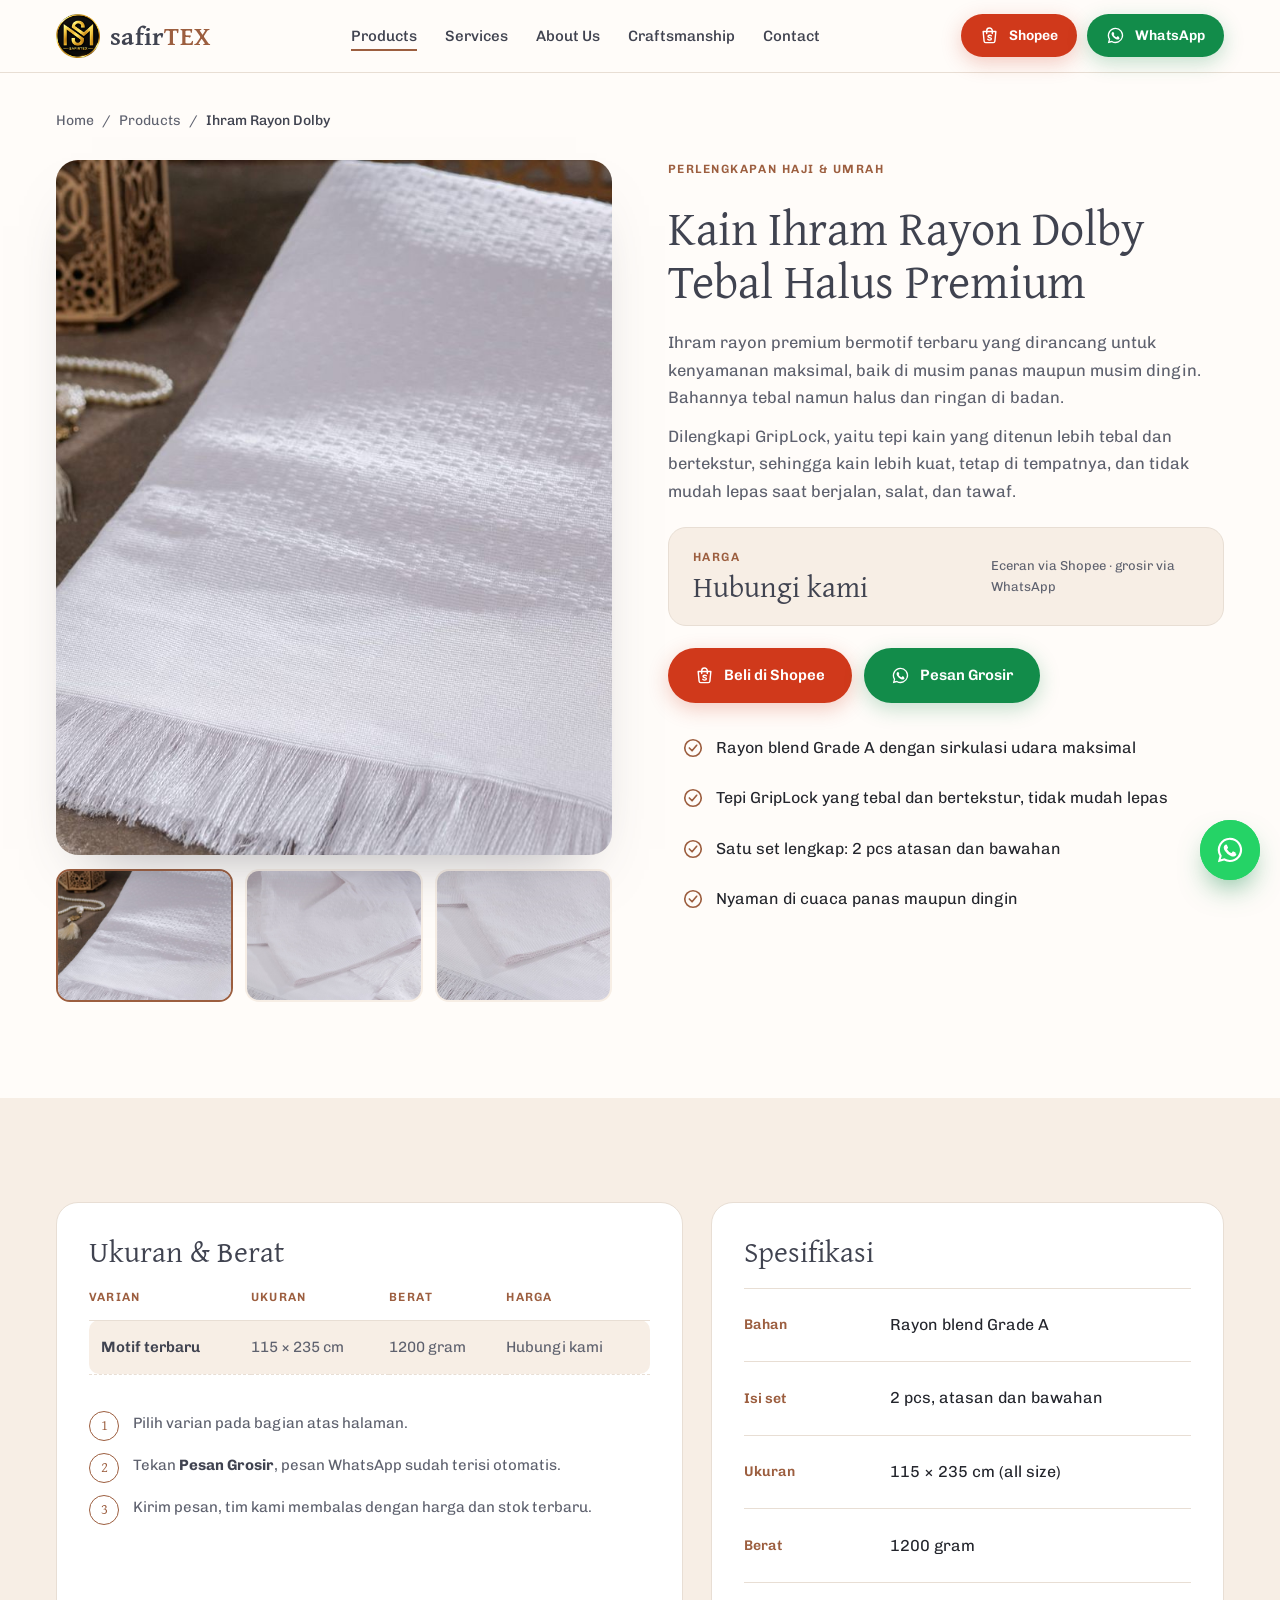
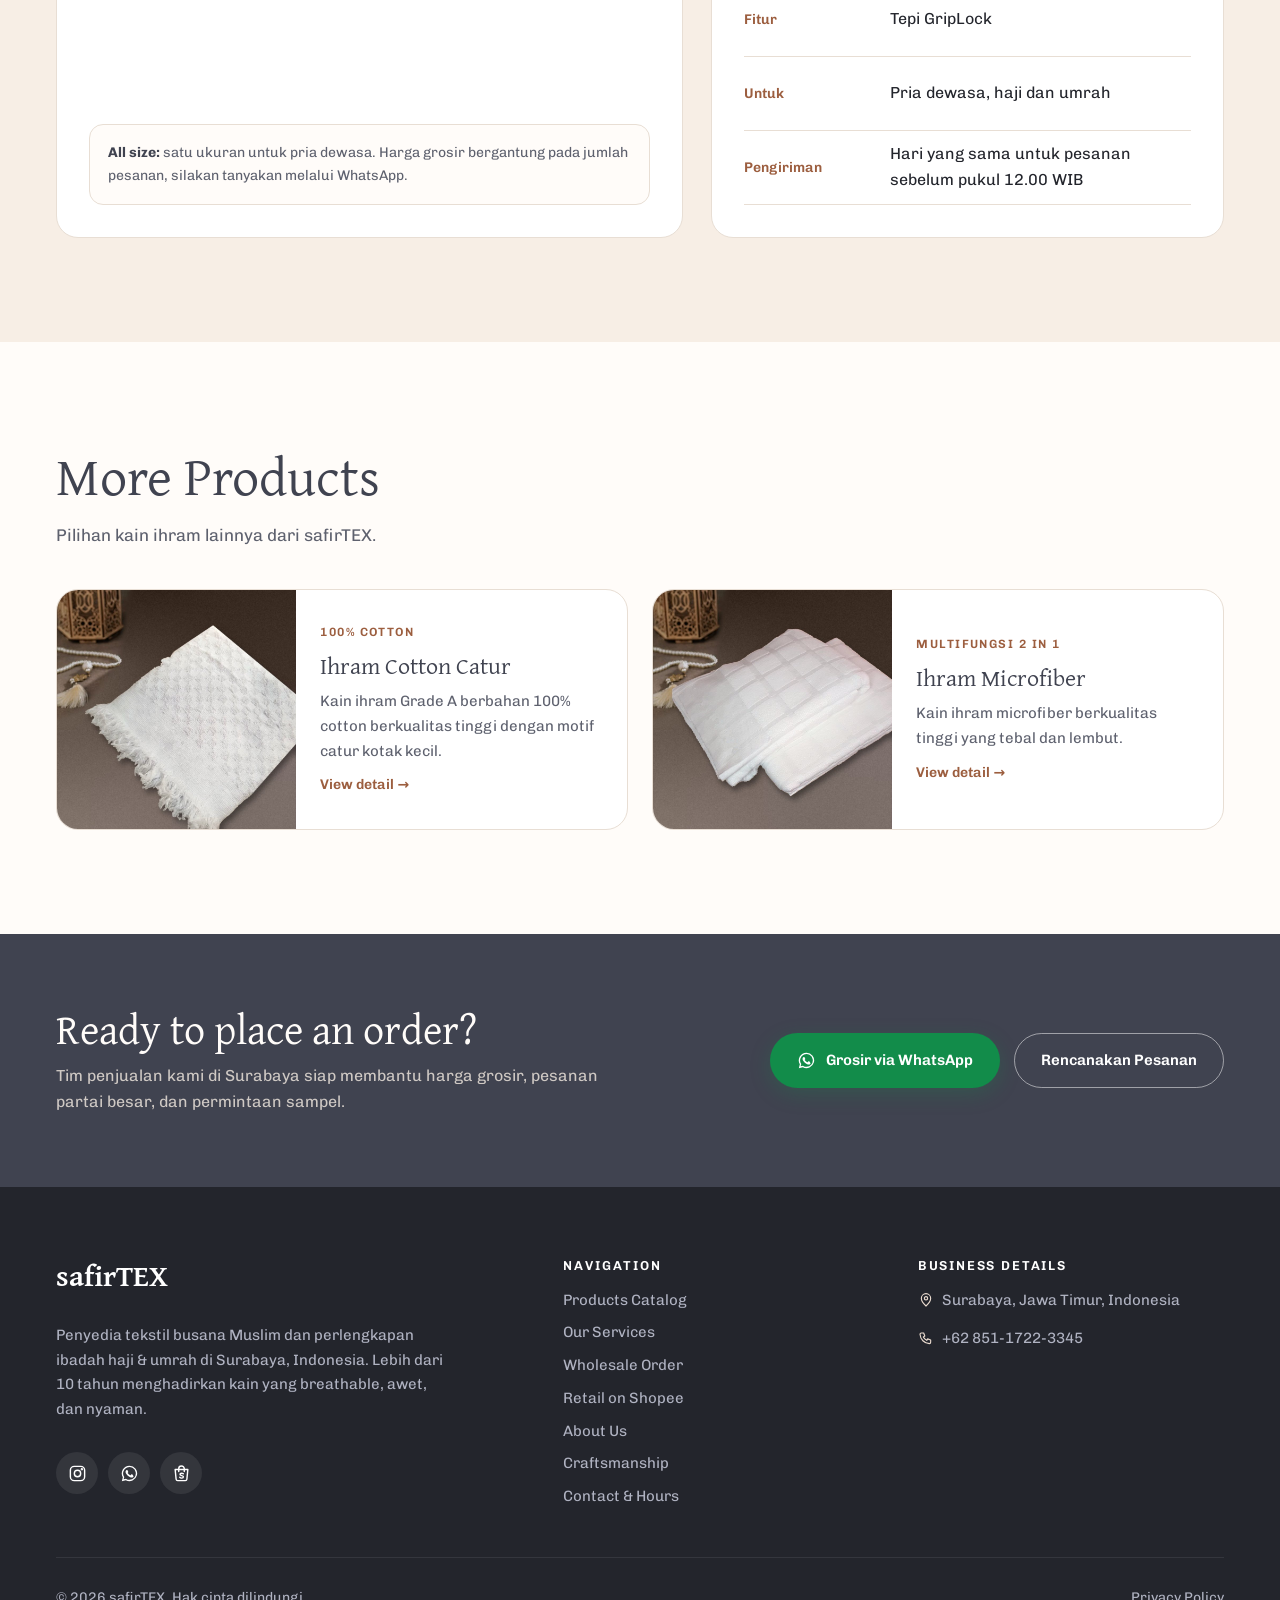
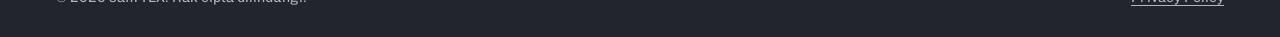
<file: produk.html>
<!doctype html><html lang="en"><head><meta charset="utf-8"><meta name="viewport" content="width=device-width,initial-scale=1,viewport-fit=cover"><style>:root{color-scheme:light;box-sizing:border-box;padding-top:env(safe-area-inset-top,0px);padding-bottom:env(safe-area-inset-bottom,0px)}html{scroll-padding-top:env(safe-area-inset-top,0px)}body{margin:0;padding:0;font:14px -apple-system,BlinkMacSystemFont,sans-serif;background:#fff;color:#000}img{max-width:100%}[hidden]:not([hidden=until-found i]){display:none!important}</style>
<title>Produk | safirTEX</title>
<meta name="description" content="Spesifikasi lengkap produk kain ihram safirTEX.">
<link rel="icon" href="logo-emblem.png">
<meta name="theme-color" content="#FFFCF9">
<link rel="preconnect" href="https://fonts.googleapis.com">
<link rel="preconnect" href="https://fonts.gstatic.com" crossorigin>
<link rel="stylesheet" href="https://fonts.googleapis.com/css2?family=Gentium+Plus:ital,wght@0,400;0,700;1,400&family=Chivo:wght@300;400;500;600;700&display=swap">
<link rel="stylesheet" href="style.css">
</head><body>
<svg width="0" height="0" style="position:absolute" aria-hidden="true">
  <defs>
    <symbol id="i-wa" viewBox="0 0 24 24"><path fill="currentColor" d="M12 2.2A9.7 9.7 0 0 0 3.6 16.8L2.3 21.7l5-1.3A9.7 9.7 0 1 0 12 2.2Zm0 17.7a8 8 0 0 1-4.1-1.1l-.3-.2-3 .8.8-2.9-.2-.3A8 8 0 1 1 12 19.9Zm4.4-6c-.2-.1-1.4-.7-1.7-.8-.2-.1-.4-.1-.5.1l-.8 1c-.1.2-.3.2-.5.1a6.5 6.5 0 0 1-3.2-2.8c-.2-.4.2-.4.7-1.2.1-.2 0-.3 0-.4l-.8-1.8c-.2-.5-.4-.4-.5-.4h-.5a.9.9 0 0 0-.7.3 2.8 2.8 0 0 0-.9 2.1 4.9 4.9 0 0 0 1 2.6 11.2 11.2 0 0 0 4.3 3.8c1.6.7 2.2.7 3 .6.5-.1 1.4-.6 1.6-1.1.2-.6.2-1 .1-1.1l-.6-.2Z"/></symbol>
    <symbol id="i-ig" viewBox="0 0 24 24"><g fill="none" stroke="currentColor" stroke-width="1.8"><rect x="3" y="3" width="18" height="18" rx="5"/><circle cx="12" cy="12" r="4"/><circle cx="17.5" cy="6.5" r=".6" fill="currentColor"/></g></symbol>
    <symbol id="i-globe" viewBox="0 0 24 24"><g fill="none" stroke="currentColor" stroke-width="1.6"><circle cx="12" cy="12" r="9"/><path d="M3 12h18M12 3c2.5 2.6 3.8 5.6 3.8 9s-1.3 6.4-3.8 9c-2.5-2.6-3.8-5.6-3.8-9S9.5 5.6 12 3Z"/></g></symbol>
    <symbol id="i-award" viewBox="0 0 24 24"><g fill="none" stroke="currentColor" stroke-width="1.7" stroke-linejoin="round"><circle cx="12" cy="9" r="6"/><path d="m8.5 14-1.5 7 5-2.5 5 2.5-1.5-7"/></g></symbol>
    <symbol id="i-gem" viewBox="0 0 24 24"><g fill="none" stroke="currentColor" stroke-width="1.6" stroke-linejoin="round"><path d="M6 3h12l4 6-10 12L2 9l4-6Z"/><path d="M2 9h20M9 3l3 18 3-18"/></g></symbol>
    <symbol id="i-shield" viewBox="0 0 24 24"><g fill="none" stroke="currentColor" stroke-width="1.6" stroke-linejoin="round"><path d="M12 3 4 6v6c0 5 3.4 8 8 9 4.6-1 8-4 8-9V6l-8-3Z"/><path d="M12 3v18"/></g></symbol>
    <symbol id="i-cloud" viewBox="0 0 24 24"><path fill="none" stroke="currentColor" stroke-width="1.6" stroke-linejoin="round" d="M7 18a4.5 4.5 0 0 1-.6-9A6 6 0 0 1 18 9.5 4.3 4.3 0 0 1 17.5 18H7Z"/></symbol>
    <symbol id="i-hands" viewBox="0 0 24 24"><g fill="none" stroke="currentColor" stroke-width="1.6" stroke-linecap="round" stroke-linejoin="round"><path d="m11 17 2 2a1.4 1.4 0 0 0 2-2"/><path d="m14 14 2.5 2.5a1.4 1.4 0 0 0 2-2l-3.9-3.9a2.1 2.1 0 0 0-3 0l-.9.9a1.4 1.4 0 0 1-2-2l2.8-2.8a3.8 3.8 0 0 1 4.4-.6l.5.3a3 3 0 0 0 2 .3L21 6"/><path d="m21 3 1 9-2 2M3 3 2 12l6.5 6.5a1.4 1.4 0 0 0 2-2M3 4h8"/></g></symbol>
    <symbol id="i-cert" viewBox="0 0 24 24"><g fill="none" stroke="currentColor" stroke-width="1.6" stroke-linejoin="round"><path d="m12 2 2.4 1.8 3 .1.9 2.8 2.4 1.8-.9 2.9.9 2.8-2.4 1.8-.9 2.8-3 .1L12 22l-2.4-1.8-3-.1-.9-2.8-2.4-1.8.9-2.9-.9-2.8 2.4-1.8.9-2.8 3-.1L12 2Z"/><path d="m8.5 12 2.4 2.4 4.6-4.8"/></g></symbol>
    <symbol id="i-scroll" viewBox="0 0 24 24"><g fill="none" stroke="currentColor" stroke-width="1.6" stroke-linejoin="round"><path d="M8 21h11a2 2 0 0 0 2-2v-1H10v1a2 2 0 0 1-4 0V5a2 2 0 0 0-2-2h12a2 2 0 0 1 2 2v13"/><path d="M4 3a2 2 0 0 0-2 2v2h4M10 8h5M10 12h5"/></g></symbol>
    <symbol id="i-boxes" viewBox="0 0 24 24"><g fill="none" stroke="currentColor" stroke-width="1.6" stroke-linejoin="round"><path d="M3 9h8v12H3zM13 9h8v12h-8zM8 3h8v6H8z"/><path d="M6 13h2M16 13h2M11 5h2"/></g></symbol>
    <symbol id="i-handshake" viewBox="0 0 24 24"><g fill="none" stroke="currentColor" stroke-width="1.6" stroke-linecap="round" stroke-linejoin="round"><path d="M2 11 6 7l4 1 3-2 3 1 4 4"/><path d="m6 13 4 4c.8.8 2 .8 2.8 0L18 12"/><path d="m9 12 3 3M12 10l3 3M2 11l4 4M22 11l-4 3"/></g></symbol>
    <symbol id="i-pin" viewBox="0 0 24 24"><g fill="none" stroke="currentColor" stroke-width="1.7"><path d="M12 21s-7-6.2-7-11.5a7 7 0 0 1 14 0C19 14.8 12 21 12 21Z"/><circle cx="12" cy="9.5" r="2.5"/></g></symbol>
    <symbol id="i-phone" viewBox="0 0 24 24"><path fill="none" stroke="currentColor" stroke-width="1.7" stroke-linejoin="round" d="M5 3h3.5l1.7 4.5-2.2 1.4a11 11 0 0 0 5.1 5.1l1.4-2.2L19 13.5V17a2 2 0 0 1-2 2A15 15 0 0 1 3 5a2 2 0 0 1 2-2Z"/></symbol>
    <symbol id="i-clock" viewBox="0 0 24 24"><g fill="none" stroke="currentColor" stroke-width="1.7" stroke-linecap="round"><circle cx="12" cy="12" r="9"/><path d="M12 7v5l3 2"/></g></symbol>
    <symbol id="i-check" viewBox="0 0 24 24"><g fill="none" stroke="currentColor" stroke-width="1.8" stroke-linecap="round" stroke-linejoin="round"><circle cx="12" cy="12" r="9"/><path d="m8 12 3 3 5-6"/></g></symbol>
    <symbol id="i-feather" viewBox="0 0 24 24"><g fill="none" stroke="currentColor" stroke-width="1.7" stroke-linecap="round" stroke-linejoin="round"><path d="M20 4c-6 0-12 4-12 11v5"/><path d="M8 15c5 0 9-3 11-8M8 11h6"/><path d="M20 4c0 7-4 13-12 13"/></g></symbol>
    <symbol id="i-waves" viewBox="0 0 24 24"><path fill="none" stroke="currentColor" stroke-width="1.5" stroke-linecap="round" d="M3 8c3-3 6 3 9 0s6 3 9 0M3 13c3-3 6 3 9 0s6 3 9 0M3 18c3-3 6 3 9 0s6 3 9 0"/></symbol>
    <symbol id="i-grip" viewBox="0 0 24 24"><g fill="none" stroke="currentColor" stroke-width="1.5" stroke-linecap="round"><path d="M4 6h16v12H4z"/><path d="M7 6v12M17 6v12M4 9h3M4 12h3M4 15h3M17 9h3M17 12h3M17 15h3"/></g></symbol>
    <symbol id="i-bag" viewBox="0 0 24 24"><g fill="none" stroke="currentColor" stroke-width="1.8" stroke-linecap="round" stroke-linejoin="round"><path d="M4 7h16l-1.2 12.2a2 2 0 0 1-2 1.8H7.2a2 2 0 0 1-2-1.8L4 7Z"/><path d="M8.5 9.5V6a3.5 3.5 0 0 1 7 0v3.5"/><path d="M14.3 12.4c-.5-.5-1.3-.8-2.2-.8-1.2 0-2 .6-2 1.5 0 2 4.3 1.1 4.3 3.1 0 .9-.9 1.6-2.2 1.6-1 0-1.9-.4-2.4-1"/></g></symbol>
    <symbol id="i-menu" viewBox="0 0 24 24"><path fill="none" stroke="currentColor" stroke-width="1.8" stroke-linecap="round" d="M4 7h16M4 12h16M4 17h16"/></symbol>
  </defs>
</svg>
<div class="cursor" aria-hidden="true"><span></span></div>
<div class="cursor-dot" aria-hidden="true"></div>
<div class="progress" aria-hidden="true"><i></i></div>
<header class="header">
  <div class="wrap">
    <a href="index.html" class="logo-link" data-cursor="Beranda">
      <img src="logo-emblem.png" alt="Logo safirTEX">
      <span class="logo-text">safir<b>TEX</b></span>
    </a>
    <ul class="nav-menu" id="navMenu">
      <li><a href="index.html#products" class="active">Products</a></li>
      <li><a href="index.html#services">Services</a></li>
      <li><a href="index.html#about">About Us</a></li>
      <li><a href="index.html#craftsmanship">Craftsmanship</a></li>
      <li><a href="index.html#contact">Contact</a></li>
    </ul>
    <div class="header-actions">
      <a href="https://shopee.co.id/safirtex" target="_blank" rel="noopener" class="btn btn-shopee btn-sm magnetic" data-cursor="Belanja" data-shop>
        <svg class="ico"><use href="#i-bag"/></svg> Shopee
      </a>
      <a href="https://wa.me/6285117223345" id="hdrWa" target="_blank" rel="noopener" class="btn btn-wa btn-sm magnetic" data-cursor="Buka" data-wa>
        <svg class="ico"><use href="#i-wa"/></svg> WhatsApp
      </a>
      <button class="menu-btn" id="menuBtn" aria-label="Buka menu" aria-expanded="false" aria-controls="navMenu"><svg class="ico"><use href="#i-menu"/></svg></button>
    </div>
  </div>
</header>

<main class="pd-page" id="pdPage"><div class="wrap" style="padding-block:80px">Memuat produk…</div></main>
<footer class="footer">
  <div class="wrap">
    <div class="footer-grid">
      <div class="footer-brand">
        <h3>safirTEX</h3>
        <p>Penyedia tekstil busana Muslim dan perlengkapan ibadah haji &amp; umrah di Surabaya, Indonesia. Lebih dari 10 tahun menghadirkan kain yang breathable, awet, dan nyaman.</p>
        <div class="footer-socials">
          <a href="https://www.instagram.com/safirtex_tekstil" target="_blank" rel="noopener" class="social-btn magnetic" aria-label="Instagram"><svg class="ico"><use href="#i-ig"/></svg></a>
          <a href="https://wa.me/c/6285117223345" target="_blank" rel="noopener" class="social-btn magnetic" aria-label="WhatsApp" data-wa><svg class="ico"><use href="#i-wa"/></svg></a>
          <a href="https://shopee.co.id/safirtex" target="_blank" rel="noopener" class="social-btn magnetic" aria-label="Shopee" data-shop><svg class="ico"><use href="#i-bag"/></svg></a>        </div>
      </div>
      <div class="footer-links">
        <h4>Navigation</h4>
        <ul class="footer-menu">
          <li><a href="index.html#products">Products Catalog</a></li>
          <li><a href="index.html#services">Our Services</a></li>
          <li><a href="index.html#order">Wholesale Order</a></li>
          <li><a href="https://shopee.co.id/safirtex" target="_blank" rel="noopener">Retail on Shopee</a></li>
          <li><a href="index.html#about">About Us</a></li>
          <li><a href="index.html#craftsmanship">Craftsmanship</a></li>
          <li><a href="index.html#contact">Contact &amp; Hours</a></li>
        </ul>
      </div>
      <div class="footer-links">
        <h4>Business Details</h4>
        <p><svg class="ico"><use href="#i-pin"/></svg> Surabaya, Jawa Timur, Indonesia</p>
        <p><svg class="ico"><use href="#i-phone"/></svg> +62 851-1722-3345</p>
      </div>
    </div>
    <div class="footer-bottom"><span>© <span id="yr">2026</span> safirTEX. Hak cipta dilindungi.</span><button type="button" data-privacy>Privacy Policy</button></div>
  </div>
</footer>
<div class="floats">
  <div class="wa-float">
    <span class="wa-tip">Chat via WhatsApp</span>
    <a href="https://wa.me/6285117223345" target="_blank" rel="noopener" class="magnetic" id="waFloat" aria-label="Chat via WhatsApp" data-cursor="Chat" data-wa><svg class="ico"><use href="#i-wa"/></svg></a>
  </div>
</div>
<dialog id="privacyDlg" class="modal" aria-labelledby="privacyTitle">
  <div class="modal-head"><h2 id="privacyTitle">Privacy Policy</h2><button type="button" class="modal-x" data-close aria-label="Tutup">×</button></div>
  <div class="modal-body privacy-doc">
    <p class="updated">Terakhir diperbarui: 24 November 2026</p>
    <p>Kebijakan ini menjelaskan cara safirTEX (“kami”) mengelola informasi pribadi saat Anda mengunjungi website ini atau menghubungi kami. Kami berlokasi di Jl. Teluk Kumai Barat 113/9B, Perak, Surabaya, Jawa Timur 60165, Indonesia.</p>
    <h3>1. Informasi yang kami kumpulkan</h3>
    <p>Anda tidak perlu membuat akun. Informasi baru sampai kepada kami jika Anda sendiri yang mengirimkannya.</p>
    <ul>
      <li><strong>Form pesanan grosir.</strong> Produk, jumlah, nama usaha, nama Anda, kota, dan catatan. Pesan disusun di browser Anda dan tidak disimpan oleh website ini. Pesan hanya sampai kepada kami jika Anda menekan tombol WhatsApp lalu mengirimnya sendiri.</li>
      <li><strong>WhatsApp dan Shopee.</strong> Saat Anda menghubungi atau membeli lewat platform tersebut, nomor telepon, pesan, dan data pesanan dikelola oleh platform itu sesuai kebijakan privasinya, dan dapat kami lihat.</li>
      <li><strong>Data teknis.</strong> Saat halaman dimuat, penyedia hosting dan Google Fonts dapat menerima alamat IP, jenis browser, dan halaman yang diminta, seperti pada website pada umumnya.</li>
    </ul>
    <h3>2. Penggunaan informasi</h3>
    <ul>
      <li>Menjawab pertanyaan serta memberi informasi harga grosir, sampel, dan stok.</li>
      <li>Memproses, mengemas, dan mengirim pesanan, serta menangani pembayaran dan layanan purna jual.</li>
      <li>Menyimpan catatan yang diwajibkan oleh ketentuan pajak, akuntansi, dan hukum yang berlaku.</li>
    </ul>
    <h3>3. Cookie dan pelacakan</h3>
    <p>Website ini saat ini tidak menggunakan cookie iklan maupun alat analitik. Jika kami menambahkannya, halaman ini akan diperbarui dan, bila diwajibkan, kami akan meminta persetujuan Anda.</p>
    <h3>4. Pembagian informasi</h3>
    <p>Kami tidak menjual informasi pribadi Anda. Kami hanya membagikannya kepada pihak yang diperlukan untuk memenuhi permintaan Anda, seperti kurir, penyedia pembayaran, Shopee, dan WhatsApp, atau jika diwajibkan oleh hukum atau instansi berwenang.</p>
    <h3>5. Penyimpanan dan keamanan</h3>
    <p>Catatan pesanan dan percakapan disimpan selama diperlukan untuk tujuan di atas atau untuk memenuhi kewajiban hukum. Kami menjaga informasi dengan langkah yang wajar, namun tidak ada pengiriman data melalui internet yang sepenuhnya aman.</p>
    <h3>6. Hak Anda</h3>
    <p>Sesuai Undang-Undang Pelindungan Data Pribadi (UU No. 27 Tahun 2022), Anda berhak meminta akses, perbaikan, atau penghapusan data pribadi, menarik persetujuan, dan keberatan atas penggunaan data. Hubungi kami melalui kontak di bawah dan kami akan menanggapi dalam waktu yang wajar.</p>
    <h3>7. Anak-anak</h3>
    <p>Website ini ditujukan bagi orang dewasa dan bukan untuk anak-anak. Jika Anda mengetahui anak mengirimkan data pribadi kepada kami, hubungi kami agar data tersebut dapat dihapus.</p>
    <h3>8. Tautan eksternal</h3>
    <p>Website ini memuat tautan ke Shopee, WhatsApp, Instagram, dan Google Maps. Kami tidak bertanggung jawab atas praktik privasi layanan tersebut.</p>
    <h3>9. Perubahan kebijakan</h3>
    <p>Kebijakan ini dapat diperbarui sewaktu-waktu. Tanggal di bagian atas menunjukkan perubahan terakhir.</p>
    <h3>10. Kontak</h3>
    <p>Pertanyaan seputar privasi dapat dikirim melalui <a href="https://wa.me/6285117223345" target="_blank" rel="noopener">WhatsApp +62 851-1722-3345</a> atau datang ke alamat di atas.</p>
  </div>
  <div class="modal-foot"><button type="button" class="btn btn-primary btn-sm" data-close>Tutup</button></div>
</dialog>
<div class="toast" id="toast" role="status"></div>

<script>
(() => {
  const WA = '6285117223345', SHOPEE = 'https://shopee.co.id/safirtex';
  const waLink = t => `https://wa.me/${WA}?text=${encodeURIComponent(t)}`;

  /* ====== DATA PRODUK — isi harga di kolom "harga" (mis. 'Rp 45.000'); kosong = tampil "Hubungi kami" ====== */
  const PRODUCTS = {
    dolby: {
      name: 'Kain Ihram Rayon Dolby Tebal Halus Premium', short: 'Ihram Rayon Dolby', tag: 'Perlengkapan Haji & Umrah',
      shopee: 'https://id.shp.ee/1NDUzrKQ?share_channel_code=1',
      images: ['prod-dolby.jpg', 'closeup.jpg', 'craft-griplock.jpg'],
      desc: ['Ihram rayon premium bermotif terbaru yang dirancang untuk kenyamanan maksimal, baik di musim panas maupun musim dingin. Bahannya tebal namun halus dan ringan di badan.',
             'Dilengkapi GripLock, yaitu tepi kain yang ditenun lebih tebal dan bertekstur, sehingga kain lebih kuat, tetap di tempatnya, dan tidak mudah lepas saat berjalan, salat, dan tawaf.'],
      points: ['Rayon blend Grade A dengan sirkulasi udara maksimal', 'Tepi GripLock yang tebal dan bertekstur, tidak mudah lepas', 'Satu set lengkap: 2 pcs atasan dan bawahan', 'Nyaman di cuaca panas maupun dingin'],
      variants: [{ label: 'Motif terbaru', ukuran: '115 × 235 cm', berat: '1200 gram', harga: null }],
      specs: [['Bahan', 'Rayon blend Grade A'], ['Isi set', '2 pcs, atasan dan bawahan'], ['Ukuran', '115 × 235 cm (all size)'], ['Berat', '1200 gram'], ['Fitur', 'Tepi GripLock'], ['Untuk', 'Pria dewasa, haji dan umrah'], ['Pengiriman', 'Hari yang sama untuk pesanan sebelum pukul 12.00 WIB']]
    },
    cotton: {
      name: 'Ihram Cotton Catur Kotak Kecil', short: 'Ihram Cotton Catur', tag: '100% Cotton',
      shopee: SHOPEE,
      images: ['prod-catur.jpg'],
      desc: ['Kain ihram Grade A berbahan 100% cotton berkualitas tinggi dengan motif catur kotak kecil. Tebal, adem, dan nyaman dipakai selama ibadah.',
             'Setiap set berisi 2 handuk ihram, yaitu atasan dan bawahan, dengan ukuran all size yang cocok untuk pria dewasa. Tersedia dalam dua pilihan berat sesuai kebutuhan Anda.'],
      points: ['100% cotton Grade A yang breathable', 'Tebal, adem, dan nyaman', 'Satu set berisi 2 handuk ihram (atasan dan bawahan)', 'Pilihan berat 1400 gram atau 1600 gram'],
      variants: [{ label: '1400 gram', ukuran: '115 × 230 cm', berat: '1400 gram', harga: null }, { label: '1600 gram', ukuran: '115 × 230 cm', berat: '1600 gram', harga: null }],
      specs: [['Bahan', '100% Cotton, Grade A'], ['Motif', 'Catur kotak kecil'], ['Isi set', '2 handuk ihram, atasan dan bawahan'], ['Ukuran', '115 × 230 cm (all size)'], ['Variasi berat', '1400 gram dan 1600 gram'], ['Untuk', 'Pria dewasa, haji dan umrah']]
    },
    microfiber: {
      name: 'Ihram Microfiber (Kotak Besar & Salur)', short: 'Ihram Microfiber', tag: 'Multifungsi 2 in 1',
      shopee: SHOPEE,
      images: ['prod-mikro.jpg'],
      desc: ['Kain ihram microfiber berkualitas tinggi yang tebal dan lembut. Dirancang multifungsi sehingga bisa langsung dipakai sebagai sajadah, membuat ibadah umrah dan haji Anda lebih efisien.',
             'Tersedia dalam dua pilihan motif, kotak besar dan salur, dengan ukuran all size dan berat yang sama.'],
      points: ['Microfiber tebal dan lembut', 'Multifungsi: bisa dipakai sebagai ihram dan sajadah', 'Dua pilihan motif: kotak besar dan salur', 'Ukuran all size 115 × 230 cm'],
      variants: [{ label: 'Kotak Besar', ukuran: '115 × 230 cm', berat: '1200 gram', harga: null }, { label: 'Salur', ukuran: '115 × 230 cm', berat: '1200 gram', harga: null }],
      specs: [['Bahan', 'Microfiber'], ['Motif', 'Kotak besar dan salur'], ['Fungsi', 'Ihram dan sajadah'], ['Ukuran', '115 × 230 cm (all size)'], ['Berat', '1200 gram'], ['Untuk', 'Pria dewasa, haji dan umrah']]
    }
  };
  const ICON = '<svg class="ico"><use href="#i-check"/></svg>';
  const key = new URLSearchParams(location.search).get('p');
  const id = PRODUCTS[key] ? key : 'dolby';
  const p = PRODUCTS[id];
  let cur = 0;
  const price = v => v.harga || 'Hubungi kami';
  const waText = v => `Assalamu'alaikum safirTEX, saya tertarik dengan *${p.name}* (varian: ${v.label}). Mohon info harga, minimal order grosir, dan ketersediaan stok. Terima kasih.`;

  document.title = `${p.short} | safirTEX`;
  document.querySelector('meta[name=description]').content = `${p.name}. ${p.desc[0]}`;

  const others = Object.keys(PRODUCTS).filter(k => k !== id);
  document.getElementById('pdPage').innerHTML = `
  <section class="pd"><div class="wrap">
    <nav class="crumbs" aria-label="Breadcrumb"><a href="index.html">Home</a><span>/</span><a href="index.html#products">Products</a><span>/</span><b>${p.short}</b></nav>
    <div class="pd-grid">
      <div class="gallery">
        <div class="gallery-main" id="gMain" data-cursor="Lihat"><img src="${p.images[0]}" alt="${p.name}"></div>
        <div class="thumbs">${p.images.map((s, i) => `<button type="button" class="${i ? '' : 'on'}" data-img="${s}" aria-label="Foto ${i + 1}"><img src="${s}" alt=""></button>`).join('')}</div>
      </div>
      <div class="pd-info">
        <span class="product-tag">${p.tag}</span>
        <h1>${p.name}</h1>
        <div class="pd-desc">${p.desc.map(d => `<p>${d}</p>`).join('')}</div>
        <div class="price-box"><div><small>Harga</small><strong id="priceVal">${price(p.variants[0])}</strong></div><span>Eceran via Shopee · grosir via WhatsApp</span></div>
        ${p.variants.length > 1 ? `<div class="field"><span class="buy-note"><b>Pilih varian</b></span><div class="chips" role="radiogroup" aria-label="Varian">${p.variants.map((v, i) => `<button type="button" class="chip" role="radio" aria-checked="${i === 0}" data-v="${i}">${v.label}</button>`).join('')}</div></div>` : ''}
        <div class="pd-actions">
          <a href="${p.shopee}" target="_blank" rel="noopener" class="btn btn-shopee magnetic" data-cursor="Belanja" data-shop><svg class="ico"><use href="#i-bag"/></svg> Beli di Shopee</a>
          <a href="#" id="waBtn" target="_blank" rel="noopener" class="btn btn-wa magnetic" data-cursor="Pesan" data-wa><svg class="ico"><use href="#i-wa"/></svg> Pesan Grosir</a>
        </div>
        <ul class="pd-points">${p.points.map(x => `<li>${ICON}<span>${x}</span></li>`).join('')}</ul>
      </div>
    </div>
  </div></section>

  <section class="section pd-data"><div class="wrap">
    <div class="pd-card">
      <h2>Ukuran &amp; Berat</h2>
      <div class="tbl-scroll"><table class="data-table"><thead><tr><th>Varian</th><th>Ukuran</th><th>Berat</th><th>Harga</th></tr></thead>
        <tbody>${p.variants.map((v, i) => `<tr data-r="${i}" class="${i ? '' : 'sel'}"><td>${v.label}</td><td>${v.ukuran}</td><td>${v.berat}</td><td>${price(v)}</td></tr>`).join('')}</tbody></table></div>
      <ol class="pd-steps"><li><span>Pilih varian pada bagian atas halaman.</span></li><li><span>Tekan <b>Pesan Grosir</b>, pesan WhatsApp sudah terisi otomatis.</span></li><li><span>Kirim pesan, tim kami membalas dengan harga dan stok terbaru.</span></li></ol>
      <p class="pd-note"><b>All size:</b> satu ukuran untuk pria dewasa. Harga grosir bergantung pada jumlah pesanan, silakan tanyakan melalui WhatsApp.</p>
    </div>
    <div class="pd-card">
      <h2>Spesifikasi</h2>
      <dl class="spec-list">${p.specs.map(s => `<div><dt>${s[0]}</dt><dd>${s[1]}</dd></div>`).join('')}</dl>
    </div>
  </div></section>

  <section class="section pd-related"><div class="wrap">
    <div class="section-head"><h2>More Products</h2><p>Pilihan kain ihram lainnya dari safirTEX.</p></div>
    <div class="rel-grid">${others.map(k => `<a class="rel-card" href="produk.html?p=${k}" data-cursor="Lihat"><img src="${PRODUCTS[k].images[0]}" alt="${PRODUCTS[k].name}"><div><span class="product-tag">${PRODUCTS[k].tag}</span><h3>${PRODUCTS[k].short}</h3><p>${PRODUCTS[k].desc[0].split('. ')[0]}.</p><span class="more">View detail →</span></div></a>`).join('')}</div>
  </div></section>

  <section class="cta-band"><div class="wrap">
    <div><h2>Ready to place an order?</h2><p>Tim penjualan kami di Surabaya siap membantu harga grosir, pesanan partai besar, dan permintaan sampel.</p></div>
    <div class="hero-actions">
      <a href="${waLink("Assalamu'alaikum safirTEX, saya ingin bertanya tentang harga grosir dan sampel.")}" target="_blank" rel="noopener" class="btn btn-wa magnetic" data-cursor="Chat" data-wa><svg class="ico"><use href="#i-wa"/></svg> Grosir via WhatsApp</a>
      <a href="index.html#order" class="btn btn-secondary magnetic" style="color:#fff;border-color:rgba(255,255,255,.5)">Rencanakan Pesanan</a>
    </div>
  </div></section>`;

  /* variant switching */
  const waBtn = document.getElementById('waBtn');
  function pick(i) {
    cur = i;
    document.getElementById('priceVal').textContent = price(p.variants[i]);
    document.querySelectorAll('.chip').forEach((c, j) => c.setAttribute('aria-checked', j === i));
    document.querySelectorAll('[data-r]').forEach((r, j) => r.classList.toggle('sel', j === i));
    waBtn.href = waLink(waText(p.variants[i]));
  }
  document.querySelectorAll('.chip').forEach(c => c.addEventListener('click', () => pick(+c.dataset.v)));
  pick(0);

  /* gallery */
  const gMain = document.getElementById('gMain'), gImg = gMain.querySelector('img');
  document.querySelectorAll('.thumbs button').forEach(b => b.addEventListener('click', () => {
    gImg.src = b.dataset.img;
    document.querySelectorAll('.thumbs button').forEach(x => x.classList.toggle('on', x === b));
  }));

  /* menu, privacy, year */
  const menuBtn = document.getElementById('menuBtn'), navMenu = document.getElementById('navMenu');
  menuBtn.addEventListener('click', () => { const o = navMenu.classList.toggle('open'); menuBtn.setAttribute('aria-expanded', o); });
  const dlg = document.getElementById('privacyDlg');
  document.querySelectorAll('[data-privacy]').forEach(b => b.addEventListener('click', () => dlg.showModal()));
  dlg.addEventListener('click', e => { if (e.target === dlg || e.target.closest('[data-close]')) dlg.close(); });
  document.getElementById('yr').textContent = new Date().getFullYear();
  const wh = waLink("Assalamu'alaikum safirTEX, saya ingin bertanya tentang produk kain ihram safirTEX.");
  document.getElementById('waFloat').href = document.getElementById('hdrWa').href = wh;

  /* motion (same behaviour as the home page) */
  const reduce = matchMedia('(prefers-reduced-motion: reduce)').matches, fine = matchMedia('(hover: hover)').matches;
  const lerp = (a, b, t) => a + (b - a) * t;
  const mouse = { x: innerWidth / 2, y: innerHeight / 2 };
  addEventListener('pointermove', e => { mouse.x = e.clientX; mouse.y = e.clientY; }, { passive: true });
  const ring = document.querySelector('.cursor'), ringLabel = ring.querySelector('span'), dot = document.querySelector('.cursor-dot'), rp = { x: mouse.x, y: mouse.y };
  if (fine && !reduce) {
    addEventListener('pointermove', () => { ring.classList.add('on'); dot.classList.add('on'); }, { once: true });
    document.addEventListener('pointerleave', () => { ring.classList.remove('on'); dot.classList.remove('on'); });
    document.addEventListener('pointerenter', () => { ring.classList.add('on'); dot.classList.add('on'); });
    document.addEventListener('pointerover', e => {
      const lab = e.target.closest('[data-cursor]'), hov = e.target.closest('a, button, label, input, textarea');
      ring.classList.toggle('label', !!lab); ring.classList.toggle('wa', !!(lab && lab.hasAttribute('data-wa'))); ring.classList.toggle('shop', !!(lab && lab.hasAttribute('data-shop')));
      ring.classList.toggle('big', !lab && !!hov); ringLabel.textContent = lab ? lab.dataset.cursor : '';
    });
  }
  document.addEventListener('pointermove', e => {
    if (reduce) return;
    const b = e.target.closest('.magnetic');
    if (b) { const r = b.getBoundingClientRect(); b.style.transform = `translate(${(e.clientX - r.left - r.width / 2) * .3}px, ${(e.clientY - r.top - r.height / 2) * .4}px)`; }
    if (e.target.closest('#gMain')) {
      const r = gMain.getBoundingClientRect(), px = (e.clientX - r.left) / r.width, py = (e.clientY - r.top) / r.height;
      gImg.style.transform = `scale(1.22) translate(${(.5 - px) * 12}%, ${(.5 - py) * 12}%)`;
    }
  });
  document.addEventListener('pointerout', e => {
    const b = e.target.closest('.magnetic'); if (b && !b.contains(e.relatedTarget)) { b.style.transition = 'transform .5s cubic-bezier(.16,1,.3,1), background-color .3s, color .3s, box-shadow .3s'; b.style.transform = ''; setTimeout(() => b.style.transition = '', 500); }
    if (e.target.closest('#gMain') && !gMain.contains(e.relatedTarget)) gImg.style.transform = '';
  });
  const bar = document.querySelector('.progress i');
  (function frame() {
    const d = document.documentElement; bar.style.transform = `scaleX(${d.scrollTop / Math.max(1, d.scrollHeight - innerHeight)})`;
    if (!reduce) { rp.x = lerp(rp.x, mouse.x, .18); rp.y = lerp(rp.y, mouse.y, .18); ring.style.transform = `translate(${rp.x}px, ${rp.y}px)`; dot.style.transform = `translate(${mouse.x}px, ${mouse.y}px)`; }
    requestAnimationFrame(frame);
  })();
})();
</script>
</body></html>
</file>
<file: style.css>
/* Layout: woven-thread hero under the cursor, then linen and gunmetal bands; every block answers the pointer, and every order path ends in WhatsApp. */
:root {
  --snow: #FFFCF9;
  --linen: #F7EEE5;
  --linen-deep: #E8DED4;
  --card: #FFFFFF;
  --clay: #9C5E3F;
  --clay-dark: #824B2F;
  --clay-light: #EBDCD0;
  --gunmetal: #404350;
  --ink: #23252C;
  --muted: #5E616E;
  --wa: #128C4A;        /* WhatsApp action green, dark enough for white text */
  --wa-hover: #0E7A40;
  --wa-bright: #25D366;
  --shopee: #D0391B;    /* Shopee orange, darkened for white text */
  --shopee-hover: #B32F14;
  --display: "Gentium Plus", "Iowan Old Style", Georgia, serif;
  --body: "Chivo", "Segoe UI", system-ui, sans-serif;
  --ease: cubic-bezier(.16, 1, .3, 1);
  color-scheme: light;
}
* { box-sizing: border-box; }
html { scroll-behavior: smooth; }
body { background: var(--snow); color: var(--ink); font-family: var(--body); font-size: 16px; line-height: 1.65; font-weight: 400; overflow-x: hidden; }
h1, h2, h3, h4 { font-family: var(--display); font-weight: 400; line-height: 1.1; margin: 0; text-wrap: balance; color: var(--gunmetal); }
p, ul, dl, dd { margin: 0; }
ul { padding: 0; list-style: none; }
a { color: inherit; text-decoration: none; }
img { display: block; max-width: 100%; }
strong { font-weight: 600; }
.wrap { max-width: 1200px; margin: 0 auto; padding-left: max(16px, env(safe-area-inset-left, 0px)); padding-right: max(16px, env(safe-area-inset-right, 0px)); }
.section { padding-block: 104px; }
@media (max-width: 760px) { .section { padding-block: 72px; } }
.section-head { display: grid; gap: 16px; max-width: 660px; margin-bottom: 56px; }
.section-head.center { margin-inline: auto; text-align: center; justify-items: center; }
.section-head h2 { font-size: clamp(32px, 4.4vw, 54px); }
.section-head p { color: var(--muted); font-size: 17px; }
.ico { width: 22px; height: 22px; flex: none; }
:focus-visible { outline: 2px solid var(--clay); outline-offset: 3px; border-radius: 6px; }

/* ---------- buttons ---------- */
.btn { display: inline-flex; align-items: center; justify-content: center; gap: 10px; padding: 14px 26px; border-radius: 999px; font-family: var(--body); font-size: 15px; font-weight: 600; border: 1.5px solid transparent; cursor: pointer; transition: background-color .3s, color .3s, box-shadow .3s, border-color .3s; will-change: transform; text-align: center; }
.btn .ico { width: 19px; height: 19px; }
.btn-primary { background: var(--clay); color: #fff; box-shadow: 0 6px 20px rgba(156, 94, 63, .25); }
.btn-primary:hover { background: var(--clay-dark); box-shadow: 0 10px 25px rgba(156, 94, 63, .35); }
.btn-secondary { border-color: var(--gunmetal); color: var(--gunmetal); background: transparent; }
.btn-secondary:hover { background: var(--gunmetal); color: #fff; }
.btn-wa { background: var(--wa); color: #fff; box-shadow: 0 6px 20px rgba(18, 140, 74, .25); }
.btn-wa:hover { background: var(--wa-hover); box-shadow: 0 10px 25px rgba(18, 140, 74, .35); }
.btn-shopee { background: var(--shopee); color: #fff; box-shadow: 0 6px 20px rgba(208, 57, 27, .25); }
.btn-shopee:hover { background: var(--shopee-hover); box-shadow: 0 10px 25px rgba(208, 57, 27, .35); }
.btn-sm { padding: 9px 18px; font-size: 14px; }
.buy-note { font-size: 13px; color: var(--muted); }
.buy-note b { font-weight: 600; color: var(--gunmetal); }
.btn .arr { display: inline-block; transition: transform .3s var(--ease); }
.btn:hover .arr { transform: translateX(4px); }

/* ---------- cursor ---------- */
.cursor { position: fixed; left: 0; top: 0; width: 40px; height: 40px; margin: -20px 0 0 -20px; border: 1px solid var(--clay); border-radius: 50%; pointer-events: none; z-index: 200; opacity: 0; display: grid; place-items: center; transition: width .3s var(--ease), height .3s var(--ease), margin .3s var(--ease), background-color .3s, border-color .3s, opacity .3s; }
.cursor span { font-size: 11px; font-weight: 600; letter-spacing: .12em; text-transform: uppercase; color: #fff; opacity: 0; transition: opacity .2s; }
.cursor.on { opacity: .8; }
.cursor.big { width: 76px; height: 76px; margin: -38px 0 0 -38px; background: rgba(156, 94, 63, .1); }
.cursor.label { width: 84px; height: 84px; margin: -42px 0 0 -42px; background: var(--clay); border-color: var(--clay); opacity: .92; }
.cursor.label.wa { background: var(--wa); border-color: var(--wa); }
.cursor.label.shop { background: var(--shopee); border-color: var(--shopee); }
.cursor.label span { opacity: 1; }
.cursor-dot { position: fixed; left: 0; top: 0; width: 6px; height: 6px; margin: -3px 0 0 -3px; border-radius: 50%; background: var(--clay); pointer-events: none; z-index: 201; opacity: 0; }
.cursor-dot.on { opacity: 1; }
@media (hover: none) { .cursor, .cursor-dot { display: none; } }

/* ---------- progress thread ---------- */
.progress { position: fixed; left: 0; right: 0; top: env(safe-area-inset-top, 0px); height: 3px; z-index: 60; pointer-events: none; }
.progress i { display: block; height: 100%; width: 100%; background: var(--clay); transform-origin: left; transform: scaleX(0); }

/* ---------- header ---------- */
body::before { content: ""; position: fixed; inset: 0 0 auto; height: env(safe-area-inset-top, 0px); z-index: 10; background: var(--snow); }
.header { position: sticky; top: env(safe-area-inset-top, 0px); z-index: 50; background: rgba(255, 252, 249, .88); backdrop-filter: blur(12px); border-bottom: 1px solid var(--linen-deep); }
.header .wrap { display: flex; align-items: center; justify-content: space-between; gap: 16px; padding-block: 14px; }
.logo-link { display: flex; align-items: center; gap: 10px; }
.logo-link img { width: 44px; height: 44px; object-fit: contain; transition: transform .6s var(--ease); }
.logo-link:hover img { transform: rotate(-12deg) scale(1.06); }
.logo-text { font-family: var(--display); font-size: 26px; font-weight: 700; color: var(--gunmetal); letter-spacing: .01em; }
.logo-text b { color: var(--clay); font-weight: 700; }
.nav-menu { display: flex; gap: 28px; font-size: 15px; font-weight: 500; color: var(--gunmetal); }
.nav-menu a { position: relative; padding-block: 4px; }
.nav-menu a::after { content: ""; position: absolute; left: 0; bottom: -2px; height: 2px; width: 100%; background: var(--clay); transform: scaleX(0); transform-origin: right; transition: transform .4s var(--ease); }
.nav-menu a:hover::after, .nav-menu a.active::after { transform: scaleX(1); transform-origin: left; }
.menu-btn { display: none; width: 44px; height: 44px; border-radius: 50%; border: 1px solid var(--linen-deep); background: var(--card); color: var(--gunmetal); cursor: pointer; place-items: center; }
.header-actions { display: flex; align-items: center; gap: 10px; }
@media (max-width: 960px) {
  .nav-menu { position: absolute; left: 0; right: 0; top: 100%; flex-direction: column; gap: 0; background: var(--snow); border-bottom: 1px solid var(--linen-deep); padding: 8px max(16px, env(safe-area-inset-right, 0px)) 16px max(16px, env(safe-area-inset-left, 0px)); }
  .nav-menu a { display: block; padding-block: 12px; }
  .nav-menu:not(.open) { display: none; }
  .menu-btn { display: grid; }
}
@media (max-width: 560px) { .header-actions .btn-wa { display: none; } }
@media (max-width: 420px) { .logo-link img { width: 38px; height: 38px; } .logo-text { display: none; } .header .btn-sm { padding: 9px 14px; } }

/* ---------- hero ---------- */
.hero { position: relative; overflow: hidden; background: var(--snow); }
#weave { position: absolute; inset: 0; width: 100%; height: 100%; }
.hero .glow { position: absolute; width: 600px; height: 600px; left: 0; top: 0; margin: -300px 0 0 -300px; border-radius: 50%; background: radial-gradient(circle, rgba(247, 238, 229, .95) 0%, rgba(247, 238, 229, 0) 68%); pointer-events: none; }
.hero .wrap { position: relative; display: grid; grid-template-columns: 1.1fr .9fr; gap: 56px; align-items: center; padding-block: 72px 96px; }
.hero-copy { display: grid; gap: 26px; min-width: 0; }
.hero h1 { font-size: clamp(42px, 6.2vw, 82px); letter-spacing: -.01em; }
.hero h1 .w { display: inline-block; will-change: transform; }
.hero h1 em { color: var(--clay); }
.hero .lede { font-size: 18px; max-width: 32em; color: var(--muted); }
.hero-actions { display: flex; gap: 14px; flex-wrap: wrap; }
@keyframes blip { 0%, 100% { opacity: .3; transform: scale(.8); } 50% { opacity: 1; transform: scale(1.2); } }

.arch-stage { position: relative; justify-self: center; width: min(420px, 100%); perspective: 1200px; }
.arch { position: relative; aspect-ratio: 3 / 4.3; max-width: 100%; border-radius: 999px 999px 20px 20px; overflow: hidden; box-shadow: 0 40px 80px -40px rgba(64, 67, 80, .5); will-change: transform; background: var(--linen); }
.arch img { width: 116%; height: 116%; max-width: none; object-fit: cover; object-position: center top; margin: -8% 0 0 -8%; will-change: transform; }
.arch-frame { position: absolute; inset: -14px; border: 1px solid var(--clay); border-radius: 999px 999px 28px 28px; opacity: .45; pointer-events: none; will-change: transform; }
@media (max-width: 900px) {
  .hero .wrap { grid-template-columns: 1fr; padding-block: 48px 72px; gap: 52px; }
}

/* ---------- values (dock) ---------- */
.values-bar { background: var(--gunmetal); color: var(--linen); }
.values-grid { display: grid; grid-template-columns: repeat(5, minmax(0, 1fr)); gap: 12px; padding-block: 34px; }
.value-item { display: grid; justify-items: center; gap: 10px; text-align: center; will-change: transform; cursor: default; }
.value-icon { width: 54px; height: 54px; border-radius: 50%; border: 1px solid rgba(235, 220, 208, .3); display: grid; place-items: center; color: #E2B597; transition: background-color .3s, color .3s; }
.value-item:hover .value-icon { background: var(--clay); color: #fff; border-color: var(--clay); }
.value-title { font-family: var(--display); font-size: 19px; color: var(--snow); }
@media (max-width: 640px) { .values-grid { grid-template-columns: repeat(3, minmax(0, 1fr)); row-gap: 24px; } }

/* ---------- marquee ---------- */
.marquee { background: var(--linen); color: var(--gunmetal); overflow: hidden; white-space: nowrap; padding-block: 16px; font-family: var(--display); font-size: 22px; font-style: italic; border-bottom: 1px solid var(--linen-deep); }
.marquee-track { display: inline-flex; gap: 44px; padding-left: 44px; will-change: transform; }
.marquee-track i { color: var(--clay); font-style: normal; font-size: .6em; vertical-align: middle; }

/* ---------- about ---------- */
.about-grid { display: grid; grid-template-columns: 1fr 1fr; gap: 72px; align-items: center; }
.about-images { position: relative; display: grid; grid-template-columns: 1fr 1fr; gap: 18px; }
.about-img-box { border-radius: 22px; overflow: hidden; aspect-ratio: 3 / 4.6; max-width: 100%; box-shadow: 0 24px 50px -30px rgba(64, 67, 80, .5); will-change: transform; }
.about-img-box:nth-child(2) { margin-top: 64px; }
.about-img-box img { width: 100%; height: 100%; object-fit: cover; transition: transform .8s var(--ease); }
.about-img-box:hover img { transform: scale(1.05); }
.about-content { display: grid; gap: 20px; min-width: 0; }
.about-content h2 { font-size: clamp(32px, 4.2vw, 50px); }
.about-content > p { color: var(--muted); font-size: 17px; }
.about-feature-list { display: grid; gap: 14px; margin-block: 6px 8px; }
.about-feature-item { display: flex; gap: 12px; align-items: flex-start; padding: 14px 16px; border-radius: 14px; transition: background-color .3s, transform .3s var(--ease); }
.about-feature-item:hover { background: var(--linen); transform: translateX(6px); }
.about-feature-item .ico { color: var(--clay); margin-top: 2px; }
.about-feature-item strong { color: var(--gunmetal); }
@media (max-width: 900px) { .about-grid { grid-template-columns: 1fr; gap: 72px; } }

/* ---------- comfort pairs ---------- */
.comfort { background: var(--linen); }
.pairs { display: grid; grid-template-columns: repeat(2, minmax(0, 1fr)); gap: 24px; }
.pair { position: relative; background: var(--card); border: 1px solid var(--linen-deep); border-radius: 22px; padding: 36px; display: grid; gap: 16px; overflow: hidden; will-change: transform; }
.pair .was { font-size: 14px; color: var(--muted); text-decoration: line-through; text-decoration-color: var(--clay); }
.pair h3 { font-size: 30px; }
.pair p { color: var(--muted); }
.pair .bi { width: 52px; height: 52px; border-radius: 50%; border: 1px solid var(--clay); display: grid; place-items: center; color: var(--clay); }
@media (max-width: 760px) { .pairs { grid-template-columns: 1fr; } .pair { padding: 28px; } }
.shine { position: absolute; inset: 0; pointer-events: none; background: radial-gradient(420px circle at var(--sx, 50%) var(--sy, 50%), rgba(235, 220, 208, .55), rgba(235, 220, 208, 0) 60%); opacity: 0; transition: opacity .3s; z-index: 0; }
.tilt:hover .shine { opacity: 1; }
.tilt > *:not(.shine) { position: relative; z-index: 1; }

/* ---------- griplock ---------- */
.grip .wrap { display: grid; grid-template-columns: .95fr 1.05fr; gap: 64px; align-items: center; }
.loupe { position: relative; aspect-ratio: 4 / 5; max-width: 100%; border-radius: 22px; overflow: hidden; cursor: zoom-in; touch-action: pan-y; }
.loupe > img { width: 100%; height: 100%; object-fit: cover; }
.lens { position: absolute; left: 0; top: 0; width: 200px; height: 200px; margin: -100px 0 0 -100px; border-radius: 50%; border: 3px solid var(--snow); box-shadow: 0 20px 50px -10px rgba(64, 67, 80, .6); background-repeat: no-repeat; pointer-events: none; opacity: 0; transform: scale(.5); transition: opacity .25s, transform .35s var(--ease); }
.loupe.active .lens { opacity: 1; transform: scale(1); }
.loupe .hint { position: absolute; left: 16px; bottom: 16px; background: rgba(255, 252, 249, .92); border-radius: 999px; padding: 7px 14px; font-size: 12px; letter-spacing: .08em; text-transform: uppercase; font-weight: 600; transition: opacity .25s; }
.loupe.active .hint { opacity: 0; }
.grip-copy { display: grid; gap: 22px; min-width: 0; }
.grip-copy h2 { font-size: clamp(32px, 4.4vw, 54px); }
.grip-copy > p { color: var(--muted); font-size: 17px; max-width: 34em; }
.grip-points { border-top: 1px solid var(--linen-deep); }
.grip-points div { display: grid; grid-template-columns: 150px 1fr; gap: 16px; padding-block: 16px; border-bottom: 1px solid var(--linen-deep); transition: padding .3s var(--ease); }
.grip-points div:hover { padding-left: 10px; }
.grip-points dt { font-weight: 600; font-size: 14px; color: var(--clay); }
@media (max-width: 900px) { .grip .wrap { grid-template-columns: 1fr; gap: 40px; } .grip-points div { grid-template-columns: 1fr; gap: 4px; } }

/* ---------- products ---------- */
.products { background: var(--linen); }
.products-grid { display: grid; grid-template-columns: repeat(3, minmax(0, 1fr)); gap: 28px; perspective: 1400px; }
.product-card { position: relative; background: var(--card); border: 1px solid var(--linen-deep); border-radius: 22px; overflow: hidden; display: flex; flex-direction: column; will-change: transform; transform-style: preserve-3d; }
.product-img-wrapper { position: relative; aspect-ratio: 1; overflow: hidden; background: var(--linen); }
.product-img-wrapper img { width: 112%; height: 112%; max-width: none; object-fit: cover; margin: -6% 0 0 -6%; transition: transform .2s linear; will-change: transform; }
.product-content { display: flex; flex-direction: column; gap: 12px; padding: 24px; flex: 1; }
.product-tag { font-size: 12px; letter-spacing: .12em; text-transform: uppercase; font-weight: 600; color: var(--clay); }
.product-title { font-size: 24px; }
.product-desc { font-size: 15px; color: var(--muted); flex: 1; }
.product-footer { display: grid; gap: 12px; padding-top: 16px; border-top: 1px solid var(--linen-deep); }
.product-footer > span { font-size: 14px; font-weight: 600; color: var(--gunmetal); }
.product-links { display: grid; grid-template-columns: 1fr 1fr; gap: 8px; }
.product-links .btn { padding: 11px 12px; }
.product-links small { grid-column: 1 / -1; font-size: 12px; color: var(--muted); text-align: center; }
.link-btn { background: none; border: 0; padding: 4px 2px; font: inherit; font-size: 13px; font-weight: 600; color: var(--clay); cursor: pointer; text-decoration: underline; text-underline-offset: 3px; }
@media (max-width: 960px) { .products-grid { grid-template-columns: 1fr; max-width: 520px; margin-inline: auto; } }

/* ---------- specs swing tag ---------- */
.specs .wrap { display: grid; grid-template-columns: 1fr 1fr; gap: 64px; align-items: center; }
.swing { position: relative; justify-self: center; width: min(400px, 100%); transform-origin: 50% -60px; will-change: transform; margin-top: 60px; cursor: grab; }
.swing::before { content: ""; position: absolute; left: 50%; top: -60px; width: 1px; height: 64px; background: var(--clay); }
.swing-card { background: var(--card); border: 1px solid var(--linen-deep); border-radius: 18px 18px 22px 22px; padding: 40px 32px 28px; box-shadow: 0 30px 60px -36px rgba(64, 67, 80, .5); position: relative; }
.swing-card::before { content: ""; position: absolute; left: 50%; top: 14px; width: 14px; height: 14px; margin-left: -7px; border-radius: 50%; border: 1px solid var(--clay); background: var(--linen); }
.swing-card h3 { font-size: 26px; text-align: center; margin-bottom: 4px; }
.swing-card .sub { text-align: center; font-size: 12px; letter-spacing: .2em; text-transform: uppercase; color: var(--clay); margin-bottom: 20px; font-weight: 600; }
.swing-card table { width: 100%; border-collapse: collapse; font-size: 15px; font-variant-numeric: tabular-nums; }
.swing-card td { padding: 10px 0; border-top: 1px dashed var(--linen-deep); vertical-align: top; }
.swing-card td:first-child { color: var(--muted); padding-right: 16px; white-space: nowrap; }
.swing-card td:last-child { text-align: right; font-weight: 500; }
.reasons { display: grid; gap: 26px; min-width: 0; }
.reason { display: grid; grid-template-columns: 56px 1fr; gap: 18px; align-items: start; }
.reason .n { font-family: var(--display); font-size: 40px; line-height: 1; color: var(--clay); transition: transform .4s var(--ease); }
.reason:hover .n { transform: rotate(-8deg) scale(1.15); }
.reason h3 { font-size: 24px; margin-bottom: 4px; }
.reason p { color: var(--muted); }
@media (max-width: 900px) { .specs .wrap { grid-template-columns: 1fr; gap: 72px; } }

/* ---------- services ---------- */
.services { background: var(--snow); }
.services-grid { display: grid; grid-template-columns: repeat(3, minmax(0, 1fr)); gap: 24px; }
.service-card { position: relative; background: var(--card); border: 1px solid var(--linen-deep); border-radius: 22px; padding: 36px 30px; display: flex; flex-direction: column; justify-content: space-between; gap: 28px; overflow: hidden; will-change: transform; }
.service-card > div { display: grid; gap: 14px; }
.service-icon-box { width: 60px; height: 60px; border-radius: 16px; background: var(--linen); color: var(--clay); display: grid; place-items: center; transition: transform .5s var(--ease), background-color .3s, color .3s; }
.service-card:hover .service-icon-box { transform: rotate(-8deg) scale(1.08); background: var(--clay); color: #fff; }
.service-icon-box .ico { width: 28px; height: 28px; }
.service-card h3 { font-size: 24px; }
.service-card p { color: var(--muted); font-size: 15px; }
.service-card .btn { width: 100%; }
@media (max-width: 960px) { .services-grid { grid-template-columns: 1fr; max-width: 560px; margin-inline: auto; } }

/* ---------- craftsmanship ---------- */
.craftsmanship { background: var(--gunmetal); color: var(--linen); }
.craftsmanship .section-head h2 { color: var(--snow); }
.craftsmanship .section-head p { color: #CFC9C4; }
.craft-grid { display: grid; grid-template-columns: repeat(4, minmax(0, 1fr)); gap: 18px; }
.craft-item { position: relative; aspect-ratio: 3 / 4.2; max-width: 100%; border-radius: 20px; overflow: hidden; cursor: crosshair; }
.craft-item img { width: 100%; height: 100%; object-fit: cover; transform: scale(1.02); transition: transform .5s var(--ease); will-change: transform; }
.craft-overlay { position: absolute; inset: auto 0 0 0; padding: 60px 20px 20px; background: linear-gradient(to top, rgba(35, 37, 44, .9), rgba(35, 37, 44, 0)); display: grid; gap: 4px; transition: padding .4s var(--ease); }
.craft-item:hover .craft-overlay { padding-bottom: 28px; }
.craft-overlay h4 { color: #fff; font-size: 21px; }
.craft-overlay p { color: #E0D8D2; font-size: 14px; }
.craft-spot { position: absolute; inset: 0; pointer-events: none; background: radial-gradient(180px circle at var(--sx, 50%) var(--sy, 50%), rgba(255, 252, 249, .22), rgba(255, 252, 249, 0) 70%); opacity: 0; transition: opacity .3s; }
.craft-item:hover .craft-spot { opacity: 1; }
@media (max-width: 960px) { .craft-grid { grid-template-columns: repeat(2, minmax(0, 1fr)); } }

/* ---------- order builder ---------- */
.order { background: var(--linen); }
.order-grid { display: grid; grid-template-columns: 1.1fr .9fr; gap: 40px; align-items: start; }
.order-form { background: var(--card); border: 1px solid var(--linen-deep); border-radius: 24px; padding: 32px; display: grid; gap: 24px; min-width: 0; }
.field { display: grid; gap: 10px; border: 0; padding: 0; margin: 0; min-width: 0; }
.field > label, .field > legend { font-size: 13px; font-weight: 600; letter-spacing: .08em; text-transform: uppercase; color: var(--gunmetal); padding: 0; }
.pick { display: grid; grid-template-columns: repeat(3, minmax(0, 1fr)); gap: 12px; }
.pick label { position: relative; display: grid; gap: 8px; padding: 10px; border: 1.5px solid var(--linen-deep); border-radius: 16px; cursor: pointer; transition: border-color .3s, transform .3s var(--ease), box-shadow .3s; font-size: 13px; line-height: 1.3; font-weight: 500; color: var(--gunmetal); }
.pick label:hover { transform: translateY(-3px); }
.pick input { position: absolute; opacity: 0; pointer-events: none; }
.pick img { width: 100%; aspect-ratio: 1; object-fit: cover; border-radius: 10px; }
.pick input:checked + img { outline: 2px solid var(--clay); outline-offset: 2px; }
.pick label:has(input:checked) { border-color: var(--clay); box-shadow: 0 10px 24px -14px rgba(156, 94, 63, .7); }
.pick label:has(input:focus-visible) { outline: 2px solid var(--clay); outline-offset: 3px; }
.row2 { display: grid; grid-template-columns: 1fr 1fr; gap: 16px; }
.stepper { display: inline-flex; align-items: center; border: 1.5px solid var(--linen-deep); border-radius: 999px; width: fit-content; }
.stepper button { width: 44px; height: 44px; border: 0; background: none; font-size: 22px; color: var(--clay); cursor: pointer; border-radius: 50%; transition: background-color .2s; }
.stepper button:hover { background: var(--linen); }
.stepper input { width: 64px; text-align: center; border: 0; font: inherit; font-size: 18px; font-weight: 600; color: var(--gunmetal); background: none; font-variant-numeric: tabular-nums; -moz-appearance: textfield; }
.stepper input::-webkit-inner-spin-button { -webkit-appearance: none; }
.stepper.bump input { animation: bump .35s var(--ease); }
@keyframes bump { 40% { transform: scale(1.35); color: var(--clay); } }
.text-in { width: 100%; border: 1.5px solid var(--linen-deep); border-radius: 12px; padding: 12px 14px; font: inherit; font-size: 15px; color: var(--ink); background: var(--snow); transition: border-color .2s, box-shadow .2s; }
.text-in:focus { outline: none; border-color: var(--clay); box-shadow: 0 0 0 4px rgba(156, 94, 63, .12); }
textarea.text-in { resize: vertical; min-height: 80px; }
@media (max-width: 560px) { .row2 { grid-template-columns: 1fr; } .pick { gap: 8px; } .pick label { padding: 6px; font-size: 12px; } .order-form { padding: 22px; } }

.phone { position: sticky; top: 96px; background: #E9E2D8; border-radius: 28px; overflow: hidden; border: 1px solid var(--linen-deep); box-shadow: 0 30px 60px -36px rgba(64, 67, 80, .55); min-width: 0; }
.phone-top { display: flex; align-items: center; gap: 12px; padding: 14px 18px; background: #0B6E3B; color: #fff; }
.phone-top img { width: 38px; height: 38px; border-radius: 50%; background: #fff; object-fit: contain; padding: 3px; }
.phone-top b { display: block; font-size: 15px; }
.phone-top small { font-size: 12px; opacity: .85; }
.chat { padding: 20px 16px 16px; display: grid; gap: 10px; min-height: 300px; align-content: end; background-image: radial-gradient(rgba(64, 67, 80, .06) 1px, transparent 1px); background-size: 14px 14px; }
.bubble { justify-self: end; max-width: 92%; background: #D9FDD3; color: #111B21; border-radius: 12px 4px 12px 12px; padding: 10px 12px 18px; font-size: 14px; line-height: 1.5; white-space: pre-wrap; word-break: break-word; position: relative; box-shadow: 0 1px 1px rgba(0, 0, 0, .08); font-family: var(--body); font-weight: 400; }
.bubble .tm { position: absolute; right: 10px; bottom: 4px; font-size: 11px; color: #667781; }
.bubble.pop { animation: pop .4s var(--ease); }
@keyframes pop { 0% { transform: scale(.96); } 60% { transform: scale(1.02); } }
.phone-foot { padding: 16px; display: grid; gap: 10px; background: #F0EBE4; }
.phone-foot .btn { width: 100%; font-size: 16px; padding: 16px; }
.phone-foot small { text-align: center; color: var(--muted); font-size: 12px; }
@media (max-width: 960px) { .order-grid { grid-template-columns: 1fr; } .phone { position: relative; top: 0; } }

/* ---------- contact ---------- */
.contact-grid { display: grid; grid-template-columns: 1fr 1fr; gap: 28px; align-items: stretch; }
.contact-info-card, .contact-cta-card { background: var(--card); border: 1px solid var(--linen-deep); border-radius: 24px; padding: 36px; min-width: 0; }
.contact-info-card h3, .contact-cta-card h3 { font-size: 30px; margin-bottom: 24px; }
.info-list { display: grid; gap: 22px; }
.info-item { display: flex; gap: 16px; align-items: flex-start; }
.info-icon { width: 46px; height: 46px; border-radius: 14px; background: var(--linen); color: var(--clay); display: grid; place-items: center; flex: none; transition: transform .4s var(--ease); }
.info-item:hover .info-icon { transform: scale(1.1) rotate(-6deg); }
.info-details { display: grid; gap: 4px; min-width: 0; flex: 1; }
.info-details h4 { font-family: var(--body); font-size: 13px; font-weight: 600; letter-spacing: .1em; text-transform: uppercase; color: var(--gunmetal); }
.info-details p { color: var(--muted); }
.copy-row { display: flex; align-items: center; gap: 10px; flex-wrap: wrap; }
.copy-btn { border: 1px solid var(--linen-deep); background: var(--snow); border-radius: 999px; padding: 4px 12px; font: inherit; font-size: 12px; font-weight: 600; color: var(--clay); cursor: pointer; }
.copy-btn:hover { border-color: var(--clay); }
.status { display: inline-flex; align-items: center; gap: 8px; font-size: 13px; font-weight: 600; padding: 4px 12px; border-radius: 999px; width: fit-content; margin-bottom: 6px; }
.status i { width: 8px; height: 8px; border-radius: 50%; background: currentColor; }
.status.open { background: #E3F4E8; color: #0E6B37; }
.status.open i { animation: blip 1.6s infinite; }
.status.closed { background: var(--linen); color: var(--clay-dark); }
.hours-table { width: 100%; border-collapse: collapse; font-size: 15px; font-variant-numeric: tabular-nums; }
.hours-table td { padding: 7px 10px; color: var(--muted); }
.hours-table td:last-child { text-align: right; }
.hours-table tr.today td { background: var(--linen); color: var(--gunmetal); font-weight: 600; }
.hours-table tr.today td:first-child { border-radius: 8px 0 0 8px; }
.hours-table tr.today td:last-child { border-radius: 0 8px 8px 0; }
.contact-cta-card { background: var(--linen); display: flex; flex-direction: column; justify-content: center; align-items: flex-start; gap: 4px; position: relative; overflow: hidden; }
.contact-cta-card h3 { margin-block: 0 12px; font-size: clamp(28px, 3.4vw, 38px); }
.contact-cta-card > p { color: var(--muted); margin-bottom: 24px; }
.contact-cta-card .btn-wa { font-size: 17px; padding: 16px 34px; }
.follow { margin-top: 28px; font-size: 15px; color: var(--muted); display: flex; align-items: center; gap: 8px; flex-wrap: wrap; }
.follow a { color: var(--clay); font-weight: 600; display: inline-flex; align-items: center; gap: 6px; }
.follow a:hover { text-decoration: underline; text-underline-offset: 3px; }
@media (max-width: 900px) { .contact-grid { grid-template-columns: 1fr; } .contact-info-card, .contact-cta-card { padding: 26px; } }

/* ---------- footer ---------- */
.footer { background: var(--ink); color: #B0B3C2; font-size: 15px; }
.footer-grid { display: grid; grid-template-columns: 1.5fr 1fr 1fr; gap: 48px; padding-block: 72px 48px; }
.footer-brand { display: grid; gap: 16px; max-width: 26em; }
.footer-brand h3 { color: #fff; font-size: 30px; font-weight: 700; }
.footer-socials { display: flex; gap: 10px; }
.social-btn { width: 42px; height: 42px; border-radius: 50%; background: rgba(255, 255, 255, .08); color: #fff; display: grid; place-items: center; transition: background-color .3s; will-change: transform; }
.social-btn:hover { background: var(--clay); }
.social-btn .ico { width: 19px; height: 19px; }
.footer-links { display: grid; gap: 14px; align-content: start; }
.footer-links h4 { color: #fff; font-family: var(--body); font-size: 13px; font-weight: 600; letter-spacing: .14em; text-transform: uppercase; }
.footer-menu { display: grid; gap: 8px; }
.footer-menu a { transition: color .2s, padding .3s var(--ease); }
.footer-menu a:hover { color: #fff; padding-left: 6px; }
.footer-links p { display: flex; gap: 8px; align-items: center; }
.footer-links p .ico { width: 16px; height: 16px; color: var(--clay-light); }
.footer-bottom { border-top: 1px solid rgba(255, 255, 255, .08); padding-block: 22px; font-size: 14px; }
@media (max-width: 800px) { .footer-grid { grid-template-columns: 1fr; gap: 36px; } }



/* ---------- floating WhatsApp ---------- */
.floats { position: fixed; right: calc(20px + env(safe-area-inset-right, 0px)); bottom: calc(20px + env(safe-area-inset-bottom, 0px)); z-index: 70; display: grid; gap: 12px; justify-items: end; }
.wa-float { display: flex; align-items: center; gap: 10px; }
.wa-float .wa-tip { background: var(--card); color: var(--gunmetal); font-size: 14px; font-weight: 600; padding: 9px 14px; border-radius: 999px; box-shadow: 0 10px 30px -12px rgba(64, 67, 80, .5); opacity: 0; transform: translateX(10px); transition: opacity .3s, transform .3s var(--ease); pointer-events: none; white-space: nowrap; }
.wa-float:hover .wa-tip { opacity: 1; transform: none; }
.wa-float a { position: relative; width: 60px; height: 60px; border-radius: 50%; background: var(--wa-bright); color: #fff; display: grid; place-items: center; box-shadow: 0 14px 30px -10px rgba(18, 140, 74, .7); will-change: transform; }
.wa-float a::before { content: ""; position: absolute; inset: 0; border-radius: 50%; background: var(--wa-bright); animation: ring 2.4s infinite; z-index: -1; }
@keyframes ring { 0% { transform: scale(1); opacity: .5; } 100% { transform: scale(1.7); opacity: 0; } }
.wa-float .ico { width: 30px; height: 30px; }

.toast { position: fixed; left: 50%; bottom: calc(24px + env(safe-area-inset-bottom, 0px)); transform: translate(-50%, 20px); background: var(--gunmetal); color: #fff; padding: 10px 18px; border-radius: 999px; font-size: 14px; opacity: 0; transition: opacity .3s, transform .3s var(--ease); z-index: 90; pointer-events: none; }
.toast.show { opacity: 1; transform: translate(-50%, 0); }

@media (prefers-reduced-motion: reduce) {
  html { scroll-behavior: auto; }
  .cursor, .cursor-dot { display: none; }
  *, *::before, *::after { animation: none !important; transition-duration: 0s !important; }
}

/* =================== revision 2 =================== */
html { scroll-padding-top: calc(84px + env(safe-area-inset-top, 0px)); }
.link-btn { padding: 8px 4px; }
.copy-btn { padding: 8px 14px; }

/* product card: clickable */
.product-card[data-href] { cursor: pointer; }
a.product-img-wrapper { display: block; }
.product-title a:hover { color: var(--clay); }
.product-links .view-btn { grid-column: 1 / -1; }
.product-links small { display: flex; justify-content: center; }

/* footer bottom + privacy trigger */
.footer-bottom { display: flex; justify-content: space-between; gap: 12px 24px; flex-wrap: wrap; align-items: center; }
.footer-bottom button { background: none; border: 0; padding: 6px 0; font: inherit; color: inherit; cursor: pointer; text-decoration: underline; text-underline-offset: 3px; }
.footer-bottom button:hover { color: #fff; }

/* privacy popup */
body:has(dialog[open]) { overflow: hidden; }
.modal { width: min(720px, calc(100vw - 32px)); max-height: min(86vh, 820px); padding: 0; border: 1px solid var(--linen-deep); border-radius: 24px; background: var(--card); color: var(--ink); box-shadow: 0 40px 90px -30px rgba(35, 37, 44, .6); overflow: hidden; }
.modal[open] { display: flex; flex-direction: column; animation: modalIn .35s var(--ease); }
.modal::backdrop { background: rgba(35, 37, 44, .55); backdrop-filter: blur(3px); }
@keyframes modalIn { from { opacity: 0; transform: translateY(14px) scale(.98); } }
.modal-head { display: flex; align-items: center; justify-content: space-between; gap: 16px; padding: 20px 28px; border-bottom: 1px solid var(--linen-deep); }
.modal-head h2 { font-size: 28px; }
.modal-x { width: 40px; height: 40px; border-radius: 50%; border: 1px solid var(--linen-deep); background: var(--snow); color: var(--gunmetal); font-size: 24px; line-height: 1; cursor: pointer; transition: background-color .2s, color .2s; }
.modal-x:hover { background: var(--clay); color: #fff; border-color: var(--clay); }
.modal-body { padding: 24px 28px; overflow-y: auto; overscroll-behavior: contain; flex: 1; }
.modal-foot { padding: 16px 28px; border-top: 1px solid var(--linen-deep); display: flex; justify-content: flex-end; background: var(--snow); }
.privacy-doc { display: grid; gap: 12px; align-content: start; }
.privacy-doc h3 { font-size: 20px; margin-top: 14px; }
.privacy-doc p, .privacy-doc li { color: var(--muted); font-size: 15px; }
.privacy-doc ul { display: grid; gap: 10px; padding-left: 20px; list-style: disc; }
.privacy-doc .updated { font-size: 13px; }
.privacy-doc a { color: var(--clay); text-decoration: underline; text-underline-offset: 3px; }
@media (max-width: 560px) { .modal-head, .modal-body, .modal-foot { padding-inline: 20px; } }

/* =================== product detail page =================== */
.pd { padding-block: 36px 96px; }
.crumbs { display: flex; flex-wrap: wrap; gap: 8px; font-size: 14px; color: var(--muted); margin-bottom: 28px; }
.crumbs a:hover { color: var(--clay); }
.crumbs b { font-weight: 500; color: var(--gunmetal); }
.pd-grid { display: grid; grid-template-columns: 1fr 1fr; gap: 56px; align-items: start; }
.gallery { display: grid; gap: 14px; min-width: 0; }
.gallery-main { position: relative; aspect-ratio: 4 / 5; border-radius: 22px; overflow: hidden; background: var(--linen); box-shadow: 0 30px 60px -36px rgba(64, 67, 80, .5); cursor: crosshair; }
.gallery-main img { width: 100%; height: 100%; object-fit: cover; transform: scale(1.02); transition: transform .5s var(--ease); }
.thumbs { display: grid; grid-template-columns: repeat(3, minmax(0, 1fr)); gap: 12px; }
.thumbs button { padding: 0; border: 2px solid transparent; border-radius: 14px; overflow: hidden; aspect-ratio: 4 / 3; cursor: pointer; background: var(--linen); transition: border-color .3s, transform .3s var(--ease); }
.thumbs button:hover { transform: translateY(-3px); }
.thumbs button.on { border-color: var(--clay); }
.thumbs img { width: 100%; height: 100%; object-fit: cover; }
.pd-info { display: grid; gap: 22px; min-width: 0; }
.pd-info h1 { font-size: clamp(32px, 4vw, 48px); }
.pd-desc { display: grid; gap: 12px; color: var(--muted); font-size: 16.5px; }
.price-box { display: flex; align-items: center; justify-content: space-between; gap: 16px; flex-wrap: wrap; padding: 20px 24px; background: var(--linen); border: 1px solid var(--linen-deep); border-radius: 18px; }
.price-box small { display: block; font-size: 12px; letter-spacing: .12em; text-transform: uppercase; font-weight: 600; color: var(--clay); }
.price-box strong { font-family: var(--display); font-size: 30px; font-weight: 400; color: var(--gunmetal); line-height: 1.2; }
.price-box > span { font-size: 13px; color: var(--muted); max-width: 16em; }
.chips { display: flex; gap: 10px; flex-wrap: wrap; }
.chip { border: 1.5px solid var(--linen-deep); background: var(--card); border-radius: 999px; padding: 10px 18px; font: inherit; font-size: 14px; font-weight: 600; color: var(--gunmetal); cursor: pointer; transition: border-color .3s, background-color .3s, color .3s; }
.chip:hover { border-color: var(--clay); }
.chip[aria-checked="true"] { background: var(--clay); border-color: var(--clay); color: #fff; }
.pd-actions { display: flex; gap: 12px; flex-wrap: wrap; }
.pd-points { display: grid; gap: 4px; }
.pd-points li { display: flex; gap: 12px; align-items: flex-start; padding: 10px 14px; border-radius: 14px; transition: background-color .3s, transform .3s var(--ease); color: var(--ink); }
.pd-points li:hover { background: var(--linen); transform: translateX(6px); }
.pd-points .ico { color: var(--clay); margin-top: 2px; }
.pd-data { background: var(--linen); }
.pd-data .wrap { display: grid; grid-template-columns: 1.1fr .9fr; gap: 28px; align-items: stretch; }
.pd-card { background: var(--card); border: 1px solid var(--linen-deep); border-radius: 22px; padding: 32px; display: flex; flex-direction: column; gap: 20px; min-width: 0; }
.pd-card h2 { font-size: 30px; }
.tbl-scroll { overflow-x: auto; }
.data-table { width: 100%; border-collapse: collapse; font-size: 15px; font-variant-numeric: tabular-nums; }
.data-table th { text-align: left; font-size: 12px; letter-spacing: .1em; text-transform: uppercase; color: var(--clay); font-weight: 600; padding: 0 12px 12px 0; border-bottom: 1px solid var(--linen-deep); white-space: nowrap; }
.data-table td { padding: 14px 12px 14px 0; border-bottom: 1px dashed var(--linen-deep); color: var(--muted); }
.data-table td:first-child { color: var(--gunmetal); font-weight: 600; }
.data-table tr.sel td { background: var(--linen); }
.data-table tr.sel td:first-child { padding-left: 12px; border-radius: 10px 0 0 10px; }
.data-table tr.sel td:last-child { border-radius: 0 10px 10px 0; }
.pd-note { margin-top: auto; padding: 16px 18px; background: var(--snow); border: 1px solid var(--linen-deep); border-radius: 14px; font-size: 14px; color: var(--muted); }
.pd-note b { color: var(--gunmetal); }
.spec-list > div { display: grid; grid-template-columns: 130px 1fr; gap: 16px; padding-block: 14px; border-bottom: 1px solid var(--linen-deep); }
.spec-list > div:first-child { border-top: 1px solid var(--linen-deep); }
.spec-list dt { font-weight: 600; font-size: 14px; color: var(--clay); }
.spec-list dd { color: var(--ink); }
.pd-related .section-head { margin-bottom: 40px; }
.rel-grid { display: grid; grid-template-columns: repeat(2, minmax(0, 1fr)); gap: 24px; }
.rel-card { display: grid; grid-template-columns: 42% 1fr; background: var(--card); border: 1px solid var(--linen-deep); border-radius: 22px; overflow: hidden; transition: transform .5s var(--ease), box-shadow .5s var(--ease); }
.rel-card:hover { transform: translateY(-6px); box-shadow: 0 30px 50px -30px rgba(64, 67, 80, .5); }
.rel-card img { width: 100%; height: 100%; object-fit: cover; aspect-ratio: 1; }
.rel-card div { padding: 24px; display: grid; gap: 10px; align-content: center; }
.rel-card h3 { font-size: 24px; }
.rel-card p { color: var(--muted); font-size: 15px; }
.rel-card .more { color: var(--clay); font-weight: 600; font-size: 14px; }
.cta-band { background: var(--gunmetal); color: var(--linen); padding-block: 72px; }
.cta-band .wrap { display: flex; align-items: center; justify-content: space-between; gap: 32px; flex-wrap: wrap; }
.cta-band h2 { color: var(--snow); font-size: clamp(28px, 3.6vw, 42px); margin-bottom: 10px; }
.cta-band p { color: #CFC9C4; max-width: 34em; }
@media (max-width: 960px) {
  .pd-grid, .pd-data .wrap, .rel-grid { grid-template-columns: 1fr; }
  .pd-grid { gap: 36px; }
}
@media (max-width: 560px) { .rel-card { grid-template-columns: 1fr; } .spec-list > div { grid-template-columns: 1fr; gap: 2px; } .pd-card { padding: 24px; } }

.pd-steps { list-style: none; counter-reset: s; display: grid; gap: 12px; padding: 0; }
.pd-steps li { counter-increment: s; display: flex; gap: 14px; align-items: flex-start; color: var(--muted); font-size: 15px; }
.pd-steps li::before { content: counter(s); flex: none; width: 28px; height: 28px; border-radius: 50%; border: 1px solid var(--clay); color: var(--clay); font-family: var(--display); display: grid; place-items: center; font-size: 15px; }
.pd-steps b { color: var(--gunmetal); }
.spec-list { flex: 1; display: grid; grid-auto-rows: 1fr; }
.spec-list > div { align-items: center; padding-block: 10px; }
</file>
